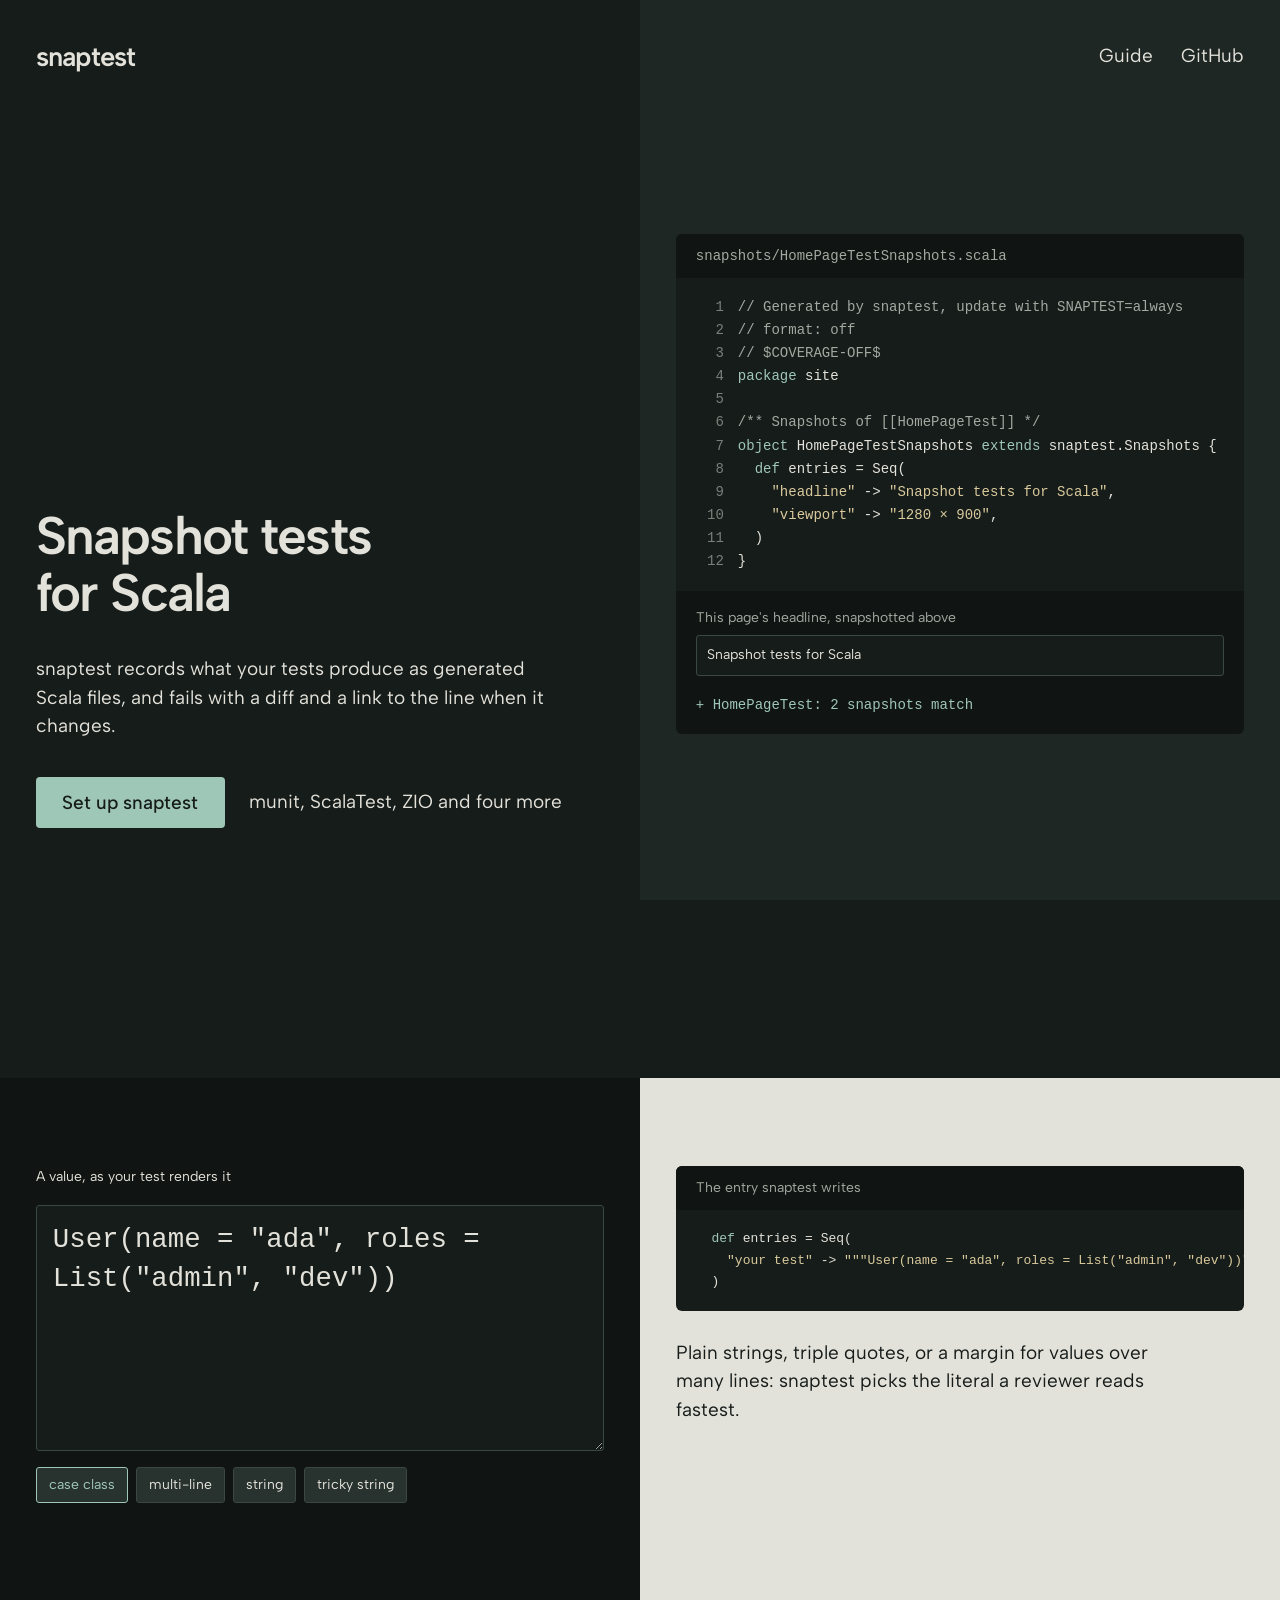
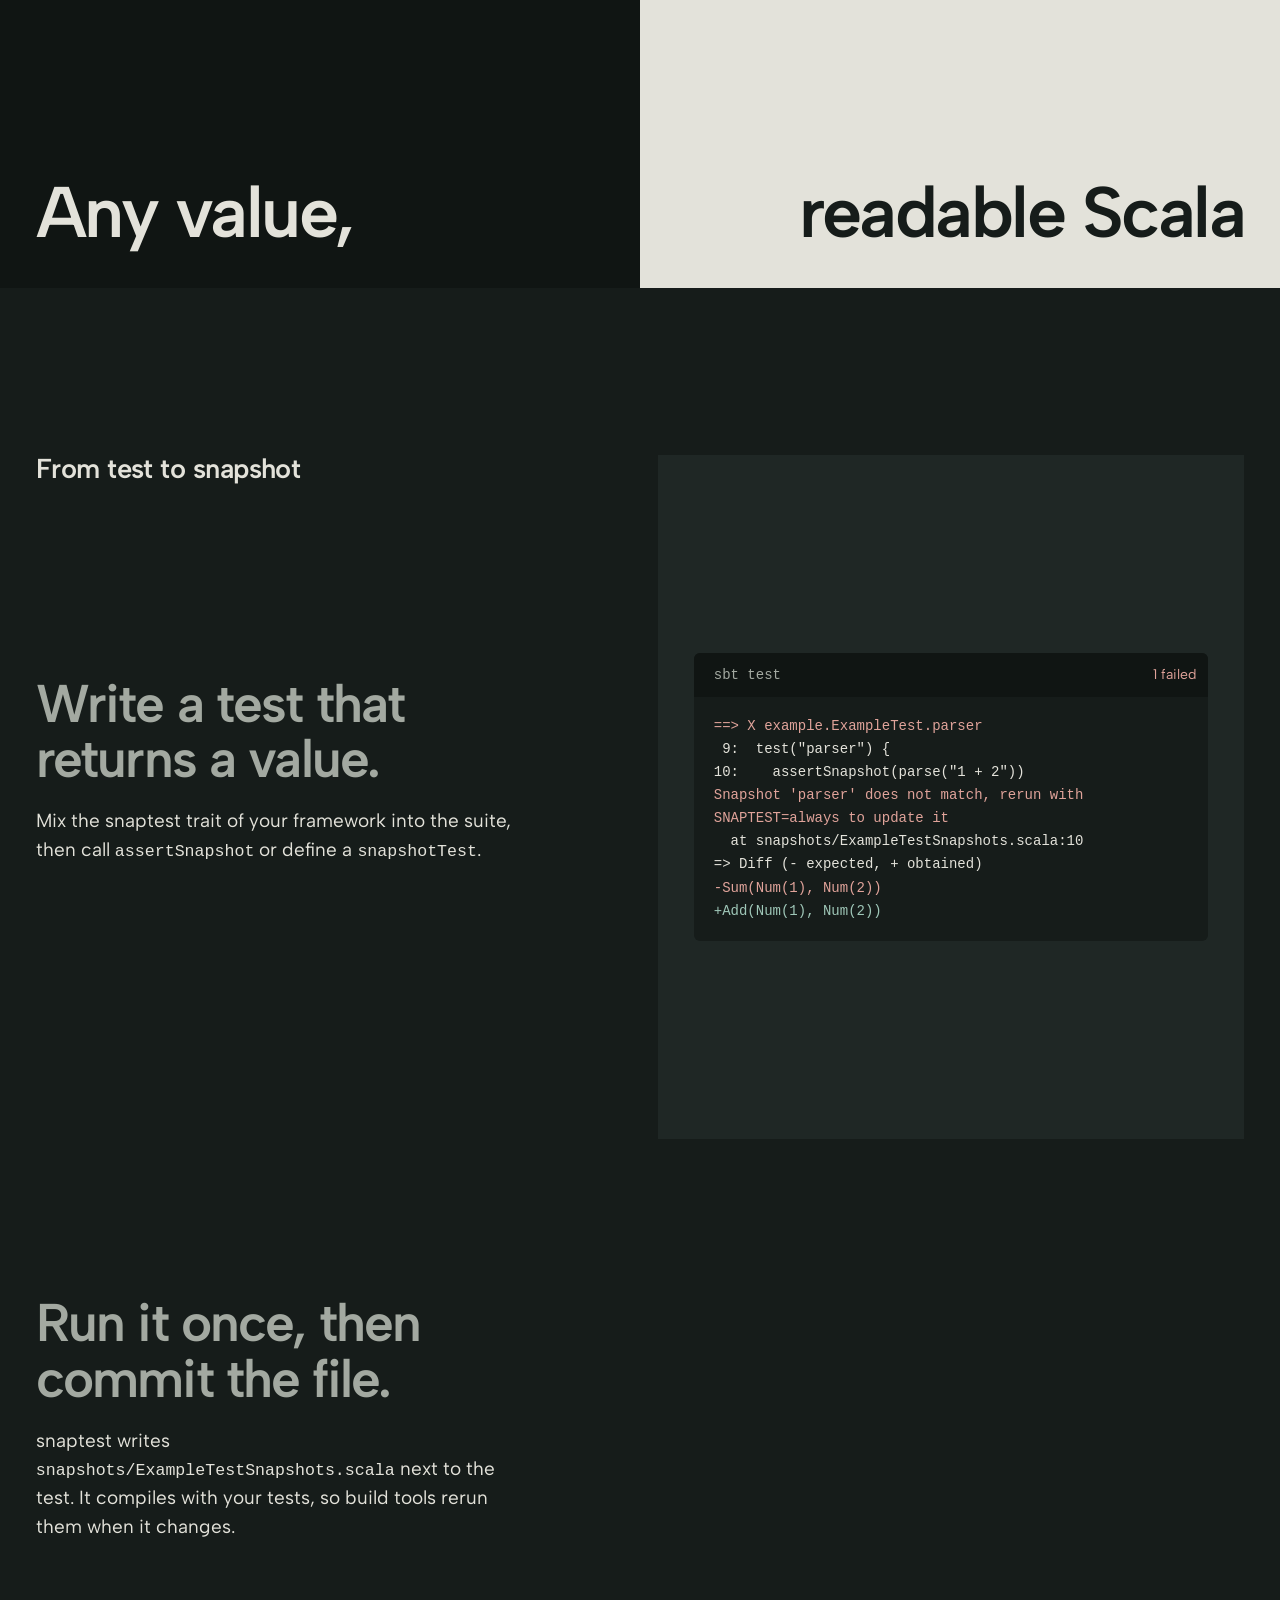
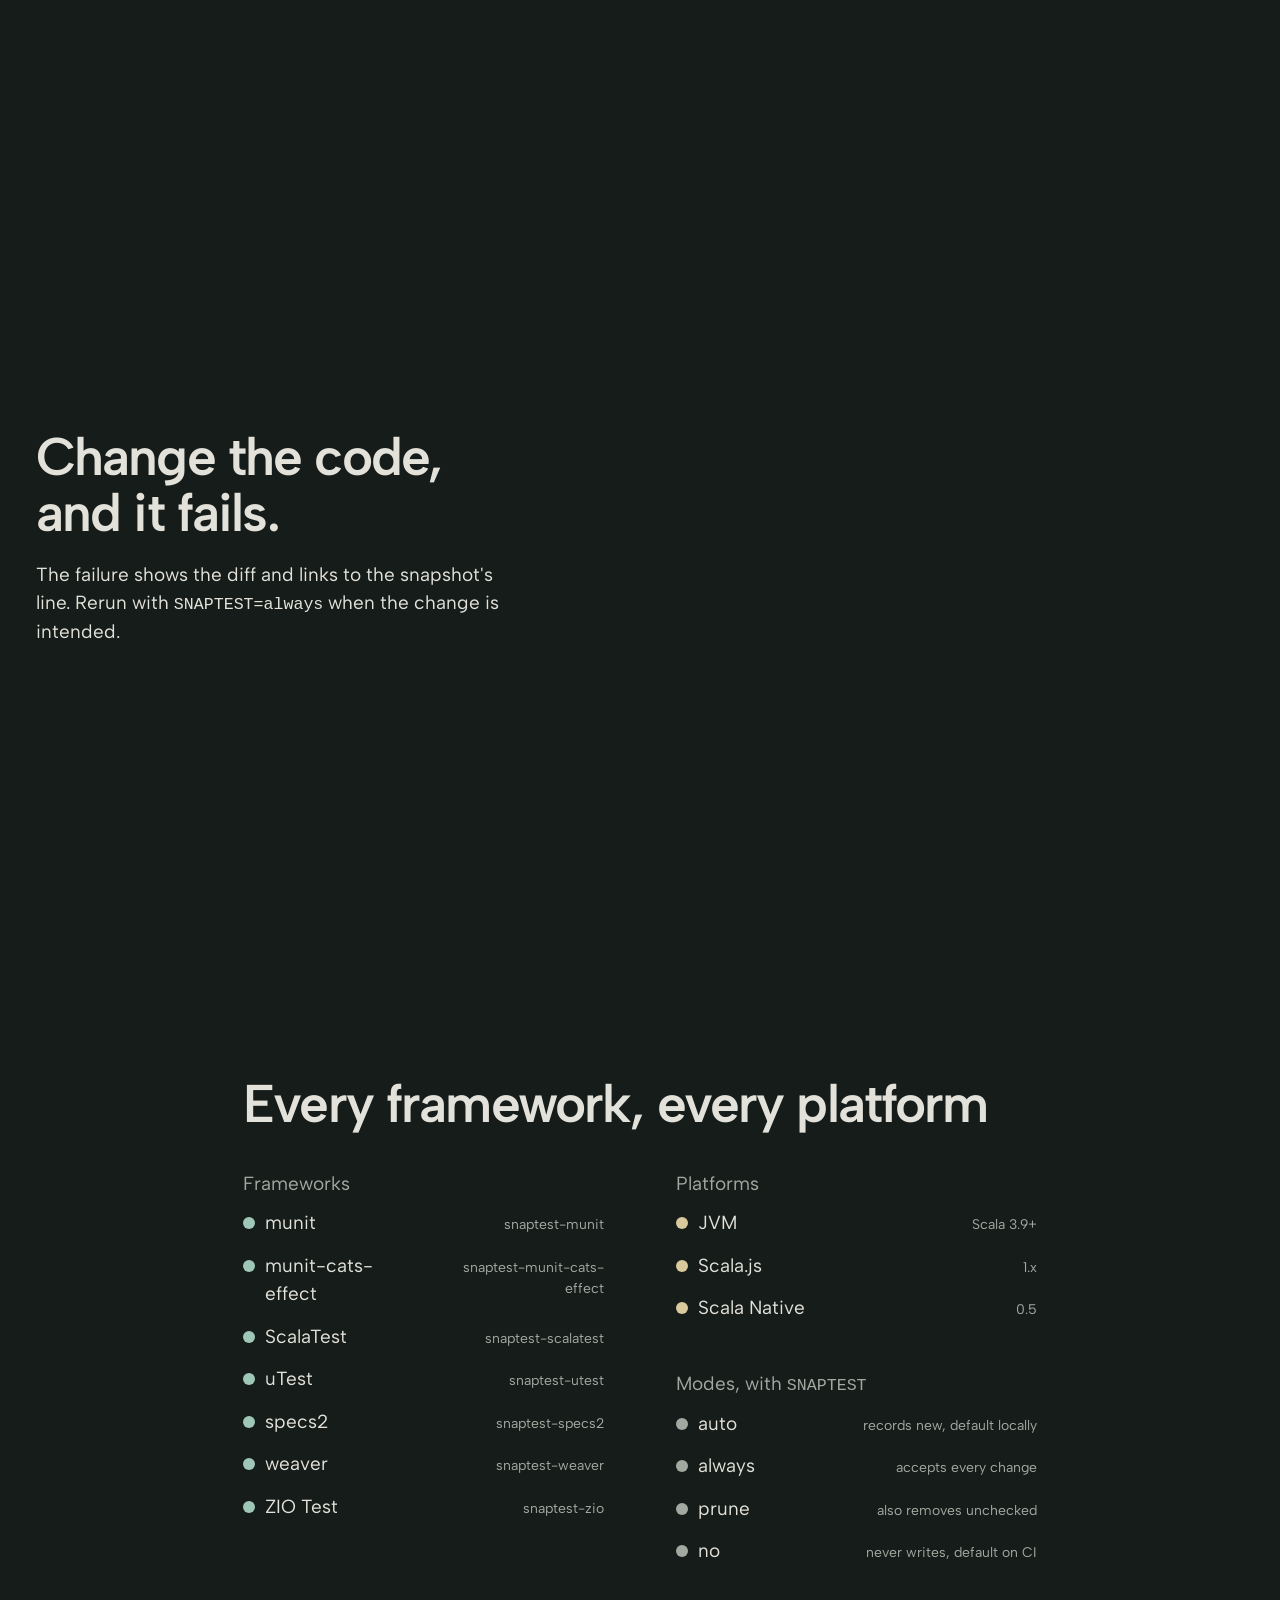
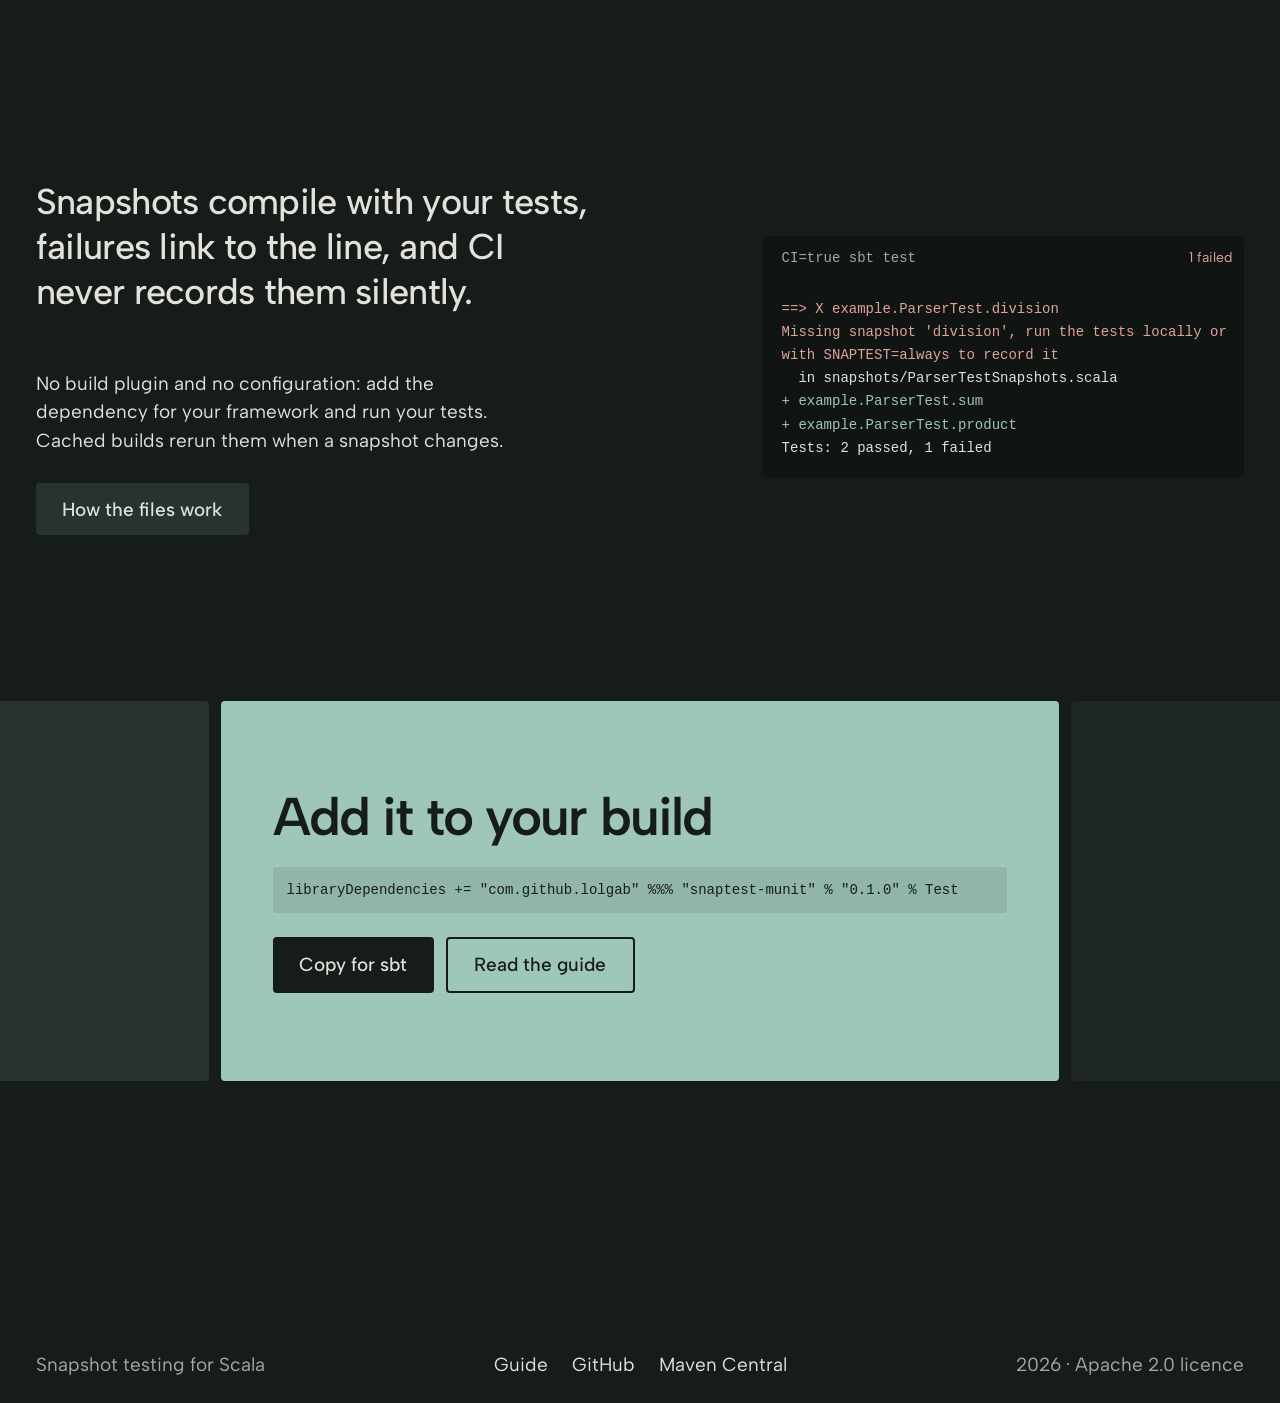
<file: site/index.html>
<!doctype html>
<html lang="en">
  <head>
    <meta charset="utf-8" />
    <meta name="viewport" content="width=device-width, initial-scale=1" />
    <title>snaptest: snapshot tests for Scala</title>
    <meta
      name="description"
      content="snaptest records what your tests produce as generated Scala files, for munit, ScalaTest, uTest, specs2, munit-cats-effect, weaver and ZIO Test, on the JVM, Scala.js and Scala Native."
    />
    <link rel="preconnect" href="https://fonts.googleapis.com" />
    <link rel="preconnect" href="https://fonts.gstatic.com" crossorigin />
    <link
      href="https://fonts.googleapis.com/css2?family=Albert+Sans:wght@400;500;600&display=swap"
      rel="stylesheet"
    />
    <link rel="stylesheet" href="style.css" />
    <script>
      document.documentElement.classList.add("js");
    </script>
  </head>
  <body>
    <header class="topbar">
      <a class="wordmark" href="./">snaptest</a>
      <nav aria-label="Main">
        <a class="link" href="guide.html">Guide</a>
        <a class="link" href="https://github.com/lolgab/snaptest">GitHub</a>
      </nav>
    </header>

    <main>
      <section class="hero">
        <div class="hero__copy">
          <h1>
            <span class="line"><span data-line style="--i: 0">Snapshot tests</span></span>
            <span class="line"><span data-line style="--i: 1">for Scala</span></span>
          </h1>
          <p class="hero__sentence">
            snaptest records what your tests produce as generated Scala files,
            and fails with a diff and a link to the line when it changes.
          </p>
          <div class="hero__actions">
            <a class="button" href="guide.html">Set up snaptest</a>
            <a class="link" href="#frameworks">munit, ScalaTest, ZIO and four more</a>
          </div>
        </div>

        <div class="hero__stage">
          <div class="page-snapshot" data-ui data-page-snapshot>
            <div class="panel-bar">
              <code>snapshots/HomePageTestSnapshots.scala</code>
              <button type="button" class="ui-button ui-button--accept" data-accept hidden>Rerun with SNAPTEST=always</button>
            </div>
            <pre class="code" aria-label="The snapshot file of this page"></pre>
            <div class="page-snapshot__field">
              <label for="headline">This page's headline, snapshotted above</label>
              <input id="headline" class="field" value="Snapshot tests for Scala" autocomplete="off" spellcheck="false" />
            </div>
            <pre class="page-snapshot__result" role="status" aria-live="polite"></pre>
          </div>
        </div>
      </section>

      <section class="showcase" data-showcase aria-labelledby="showcase-heading">
        <div class="showcase__in" data-ui>
          <label for="value">A value, as your test renders it</label>
          <textarea id="value" class="field code-input" spellcheck="false">User(name = "ada", roles = List("admin", "dev"))</textarea>
          <div class="presets" role="group" aria-label="Examples">
            <button type="button" class="ui-button" data-preset="case class" aria-pressed="true">case class</button>
            <button type="button" class="ui-button" data-preset="multi-line" aria-pressed="false">multi-line</button>
            <button type="button" class="ui-button" data-preset="string" aria-pressed="false">string</button>
            <button type="button" class="ui-button" data-preset="tricky string" aria-pressed="false">tricky string</button>
          </div>
        </div>
        <div class="showcase__out">
          <div data-ui>
            <div class="panel-bar"><span>The entry snaptest writes</span></div>
            <pre class="code" data-showcase-out aria-live="polite"></pre>
          </div>
          <p class="note">
            Plain strings, triple quotes, or a margin for values over many
            lines: snaptest picks the literal a reviewer reads fastest.
          </p>
        </div>
        <h2 class="split-heading" id="showcase-heading">
          <span>Any value,</span> <span>readable Scala</span>
        </h2>
      </section>

      <section class="steps" aria-labelledby="steps-heading">
        <div class="steps__text">
          <h2 id="steps-heading">From test to snapshot</h2>
          <div class="step is-active" data-state="test">
            <h3 data-reveal>Write a test that returns a value.</h3>
            <p data-reveal style="--i: 1">
              Mix the snaptest trait of your framework into the suite, then
              call <code>assertSnapshot</code> or define a
              <code>snapshotTest</code>.
            </p>
          </div>
          <div class="step" data-state="record">
            <h3>Run it once, then commit the file.</h3>
            <p>
              snaptest writes <code>snapshots/ExampleTestSnapshots.scala</code>
              next to the test. It compiles with your tests, so build tools
              rerun them when it changes.
            </p>
          </div>
          <div class="step" data-state="fail">
            <h3>Change the code, and it fails.</h3>
            <p>
              The failure shows the diff and links to the snapshot's line.
              Rerun with <code>SNAPTEST=always</code> when the change is
              intended.
            </p>
          </div>
        </div>
        <div class="stage" data-state="test" aria-live="polite">
          <div data-ui>
            <div class="stage__state stage__state--test">
              <div class="panel-bar"><code>ExampleTest.scala</code><span>munit</span></div>
              <pre class="code" data-scala data-numbers>import snaptest.*

class ExampleTest extends munit.FunSuite, MunitSnapshots:
  snapshotTest("one plus one") {
    1 + 1
  }

  test("parser") {
    assertSnapshot(parse("1 + 2"))
  }</pre>
            </div>
            <div class="stage__state stage__state--record">
              <div class="panel-bar"><code>snapshots/ExampleTestSnapshots.scala</code><span class="ok">2 recorded</span></div>
              <pre class="code" data-scala data-numbers>// Generated by snaptest, update with SNAPTEST=always
// format: off
// $COVERAGE-OFF$
package example

/** Snapshots of [[ExampleTest]] */
object ExampleTestSnapshots extends snaptest.Snapshots {
  def entries = Seq(
    "one plus one" -> "2",
    "parser" -> "Sum(Num(1), Num(2))",
  )
}</pre>
            </div>
            <div class="stage__state stage__state--fail">
              <div class="panel-bar"><code>sbt test</code><span class="fail">1 failed</span></div>
              <pre class="code"><span class="fail">==&gt; X example.ExampleTest.parser</span>
 9:  test("parser") {
10:    assertSnapshot(parse("1 + 2"))
<span class="fail">Snapshot 'parser' does not match, rerun with
SNAPTEST=always to update it</span>
  at snapshots/ExampleTestSnapshots.scala:10
=&gt; Diff (- expected, + obtained)
<span class="del">-Sum(Num(1), Num(2))</span>
<span class="add">+Add(Num(1), Num(2))</span></pre>
            </div>
          </div>
        </div>
      </section>

      <section class="catalog" id="frameworks" aria-labelledby="catalog-heading">
        <div class="catalog__list">
          <h2 id="catalog-heading">Every framework, every platform</h2>
          <div class="catalog__groups">
          <div>
          <p class="group" data-reveal>Frameworks</p>
          <ul>
            <li data-reveal style="--i: 1"><span><a href="guide.html#munit">munit</a></span><span>snaptest-munit</span></li>
            <li data-reveal style="--i: 2"><span><a href="guide.html#munit-cats-effect">munit-cats-effect</a></span><span>snaptest-munit-cats-effect</span></li>
            <li data-reveal style="--i: 3"><span><a href="guide.html#scalatest">ScalaTest</a></span><span>snaptest-scalatest</span></li>
            <li data-reveal style="--i: 4"><span><a href="guide.html#utest">uTest</a></span><span>snaptest-utest</span></li>
            <li data-reveal style="--i: 5"><span><a href="guide.html#specs2">specs2</a></span><span>snaptest-specs2</span></li>
            <li data-reveal style="--i: 6"><span><a href="guide.html#weaver">weaver</a></span><span>snaptest-weaver</span></li>
            <li data-reveal style="--i: 7"><span><a href="guide.html#zio">ZIO Test</a></span><span>snaptest-zio</span></li>
          </ul>
          </div>
          <div>
          <p class="group" data-reveal>Platforms</p>
          <ul style="--dot: var(--string)">
            <li data-reveal style="--i: 1"><span>JVM</span><span>Scala 3.9+</span></li>
            <li data-reveal style="--i: 2"><span><a href="guide.html#scala-js">Scala.js</a></span><span>1.x</span></li>
            <li data-reveal style="--i: 3"><span>Scala Native</span><span>0.5</span></li>
          </ul>
          <p class="group" data-reveal>Modes, with <code>SNAPTEST</code></p>
          <ul style="--dot: var(--muted)">
            <li data-reveal style="--i: 1"><span><a href="guide.html#modes">auto</a></span><span>records new, default locally</span></li>
            <li data-reveal style="--i: 2"><span><a href="guide.html#modes">always</a></span><span>accepts every change</span></li>
            <li data-reveal style="--i: 3"><span><a href="guide.html#modes">prune</a></span><span>also removes unchecked</span></li>
            <li data-reveal style="--i: 4"><span><a href="guide.html#modes">no</a></span><span>never writes, default on CI</span></li>
          </ul>
          </div>
          </div>
        </div>
      </section>

      <section class="why" aria-labelledby="why-heading">
        <div class="why__text">
          <h2 id="why-heading" class="visually-hidden">Why snaptest</h2>
          <p class="why__statement" data-reveal>
            Snapshots compile with your tests, failures link to the line, and
            CI never records them silently.
          </p>
          <div class="why__follow" data-reveal style="--i: 1">
            <p>
              No build plugin and no configuration: add the dependency for
              your framework and run your tests. Cached builds rerun them when
              a snapshot changes.
            </p>
            <a class="button button--quiet" href="guide.html#generated-sources">How the files work</a>
          </div>
        </div>
        <div class="why__ci" data-ui data-reveal style="--i: 2">
          <div class="panel-bar"><code>CI=true sbt test</code><span class="fail">1 failed</span></div>
          <pre class="code"><span class="fail">==&gt; X example.ParserTest.division</span>
<span class="fail">Missing snapshot 'division', run the tests locally or
with SNAPTEST=always to record it</span>
  in snapshots/ParserTestSnapshots.scala
<span class="ok">+ example.ParserTest.sum</span>
<span class="ok">+ example.ParserTest.product</span>
Tests: 2 passed, 1 failed</pre>
        </div>
      </section>

      <section class="close" aria-labelledby="close-heading">
        <div class="close__field close__field--left" aria-hidden="true"></div>
        <div class="close__tile" data-reveal>
          <h2 id="close-heading">Add it to your build</h2>
          <div data-ui>
            <pre id="dependency">libraryDependencies += "com.github.lolgab" %%% "snaptest-munit" % "0.1.0" % Test</pre>
          </div>
          <div class="close__actions">
            <button type="button" class="button" data-copy="#dependency">Copy for sbt</button>
            <a class="button button--quiet" href="guide.html">Read the guide</a>
          </div>
        </div>
        <div class="close__field" aria-hidden="true"></div>
      </section>
    </main>

    <footer>
      <div class="footer">
        <p>Snapshot testing for Scala</p>
        <nav aria-label="Footer">
          <a class="link" href="guide.html">Guide</a>
          <a class="link" href="https://github.com/lolgab/snaptest">GitHub</a>
          <a class="link" href="https://central.sonatype.com/namespace/com.github.lolgab">Maven Central</a>
        </nav>
        <p>2026 · <a class="link" href="https://github.com/lolgab/snaptest/blob/main/LICENSE">Apache 2.0 licence</a></p>
      </div>
    </footer>

    <script src="main.js"></script>
  </body>
</html>
</file>
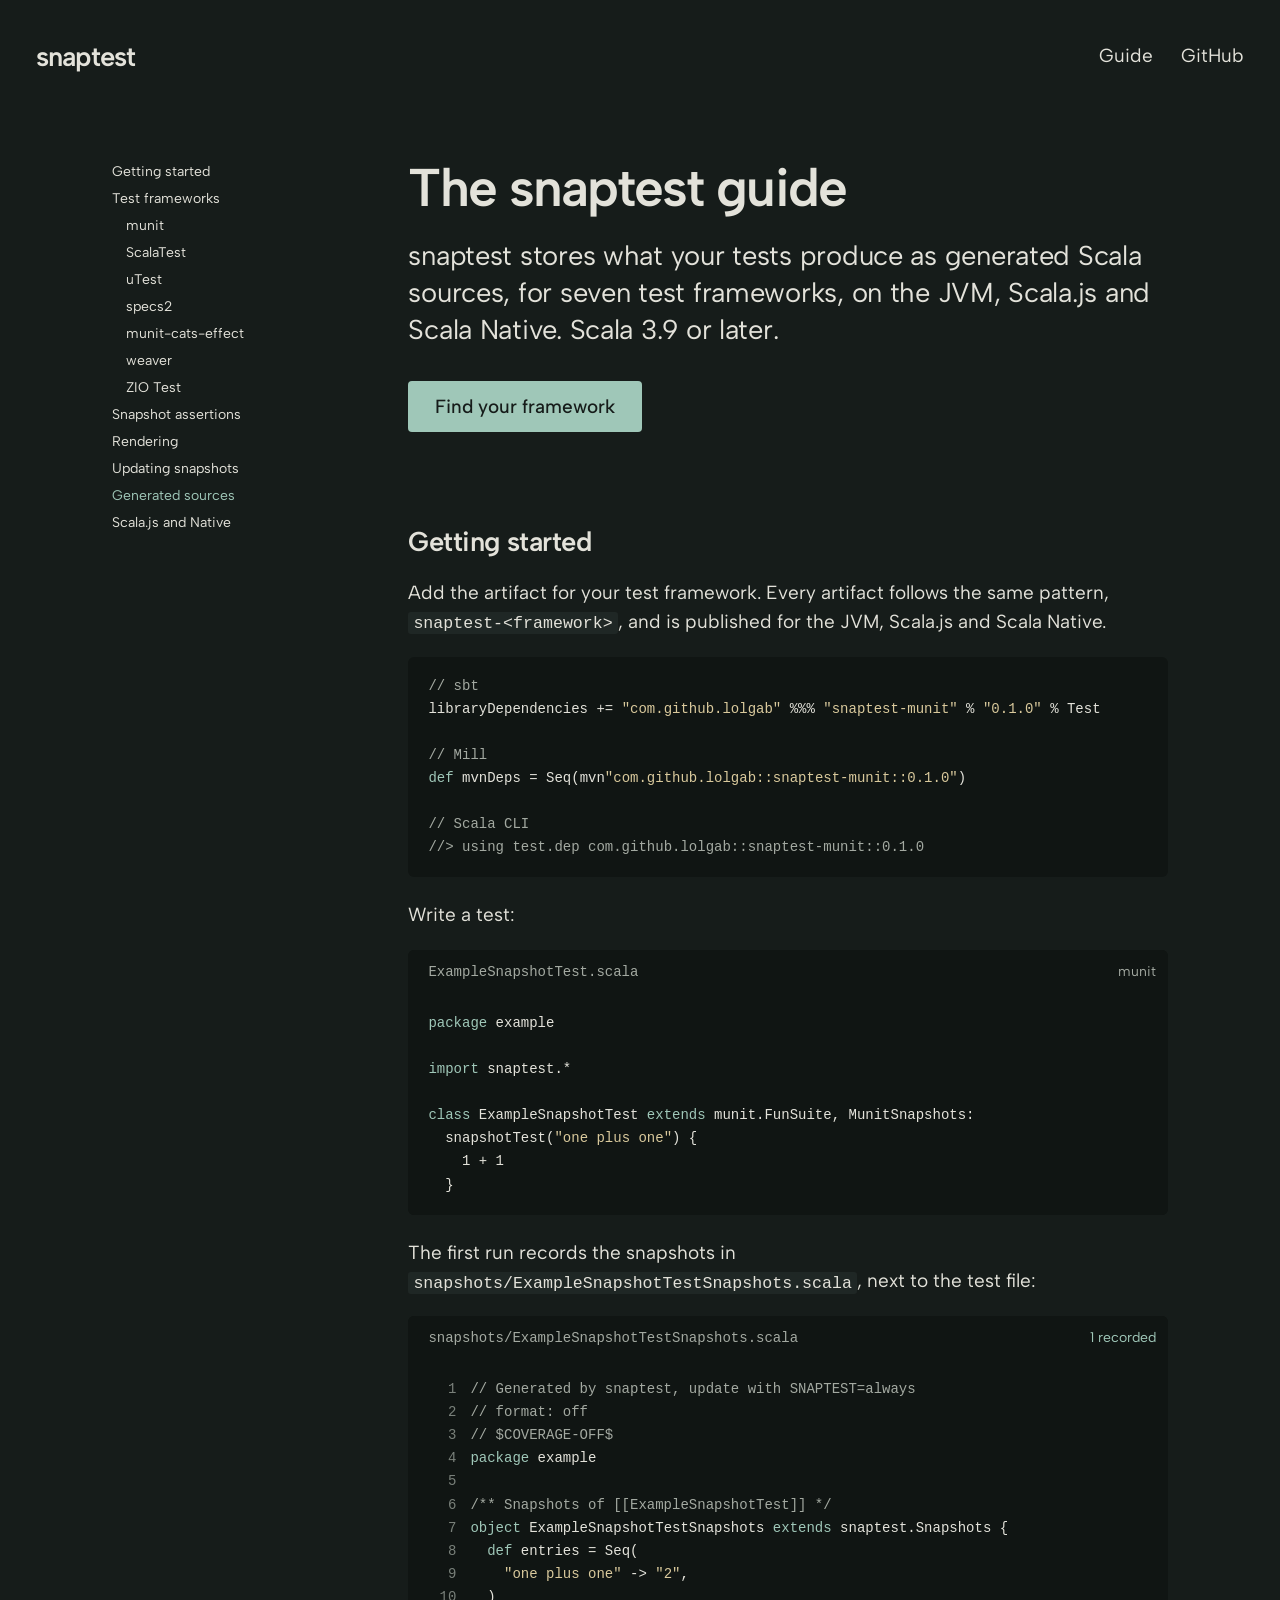
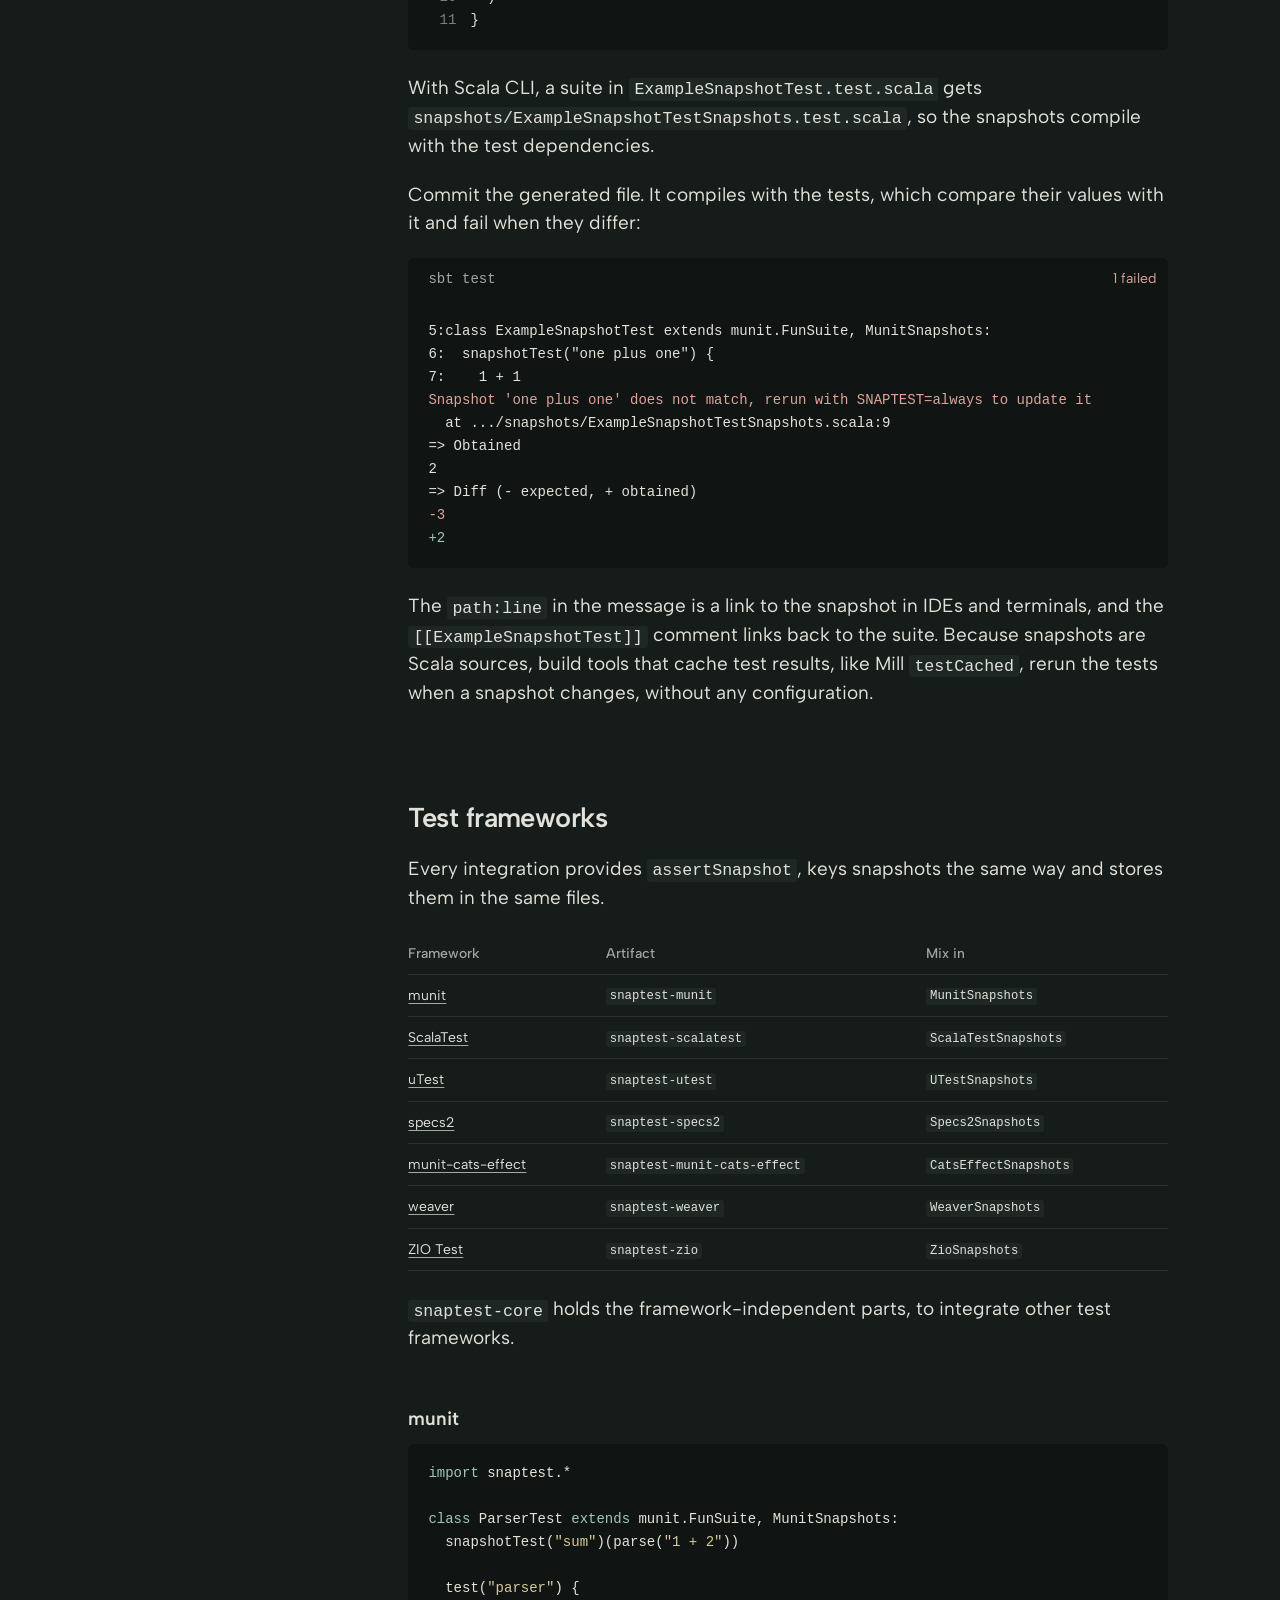
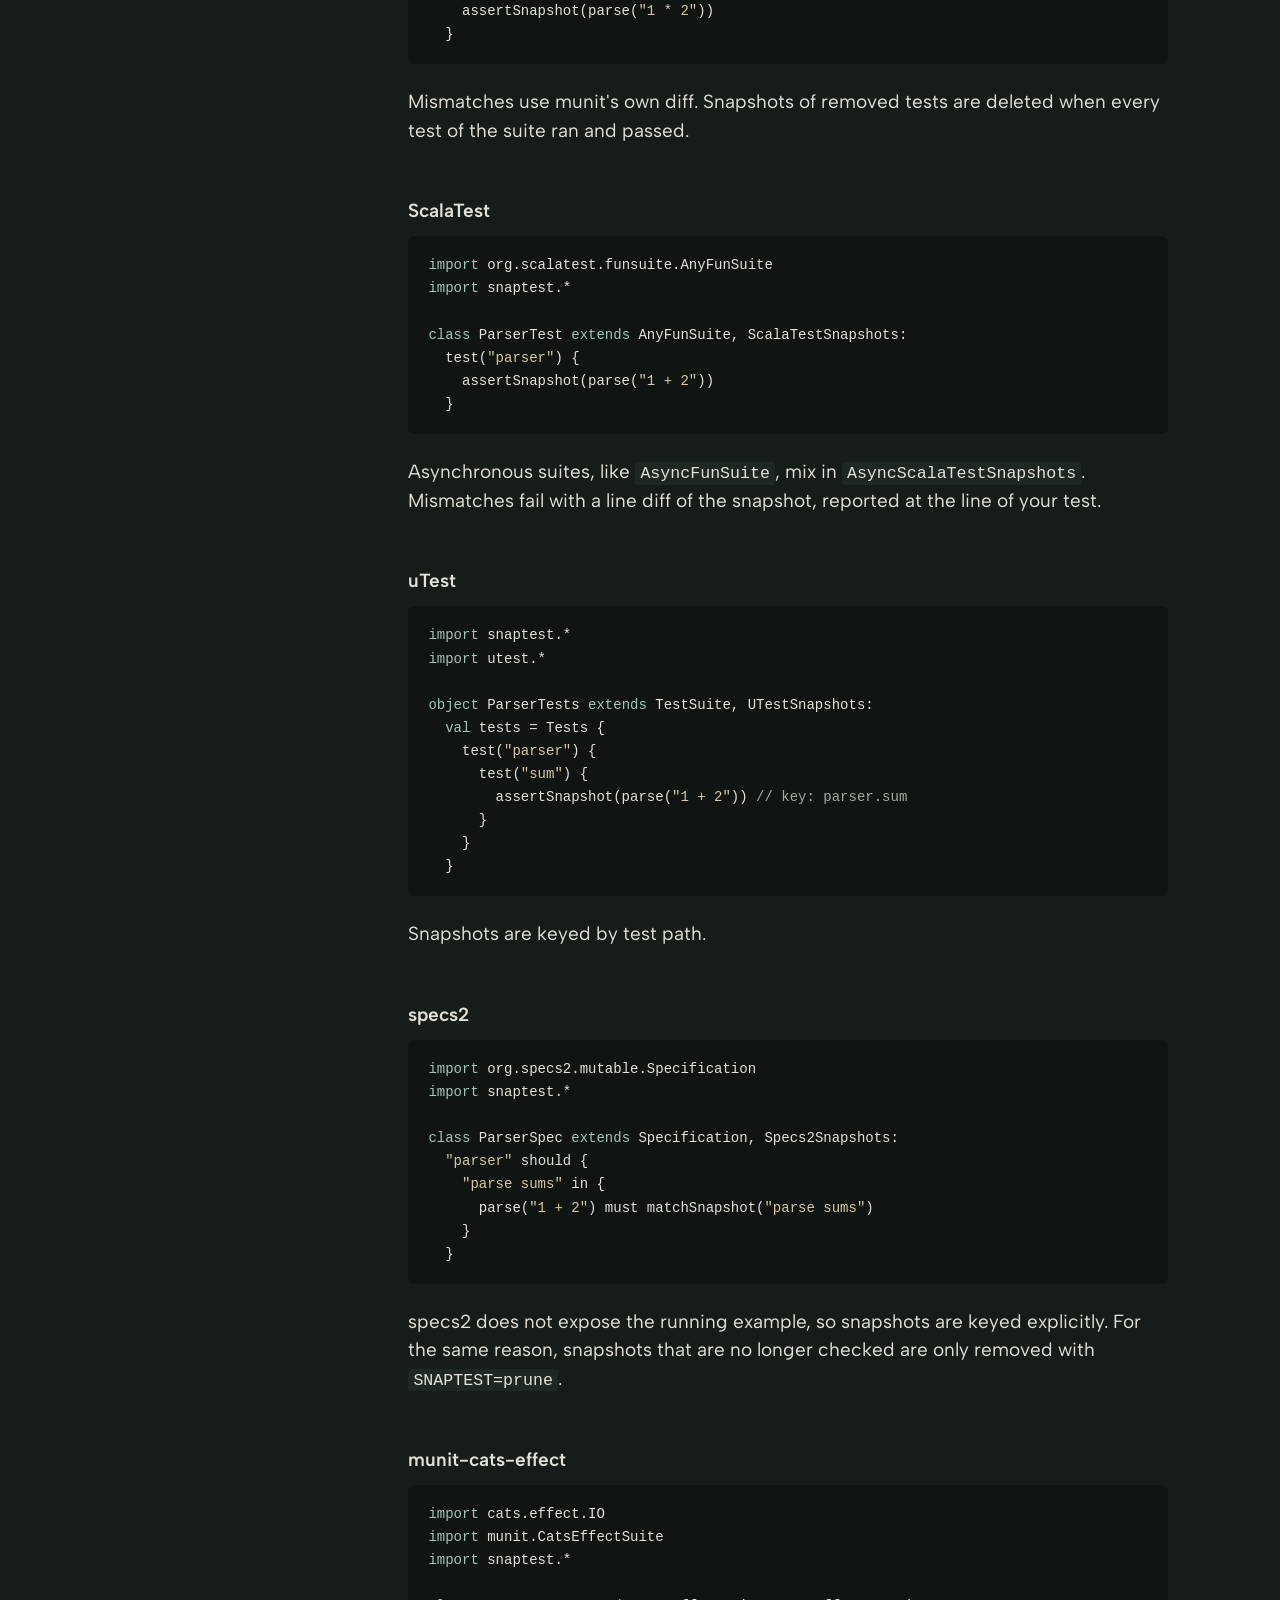
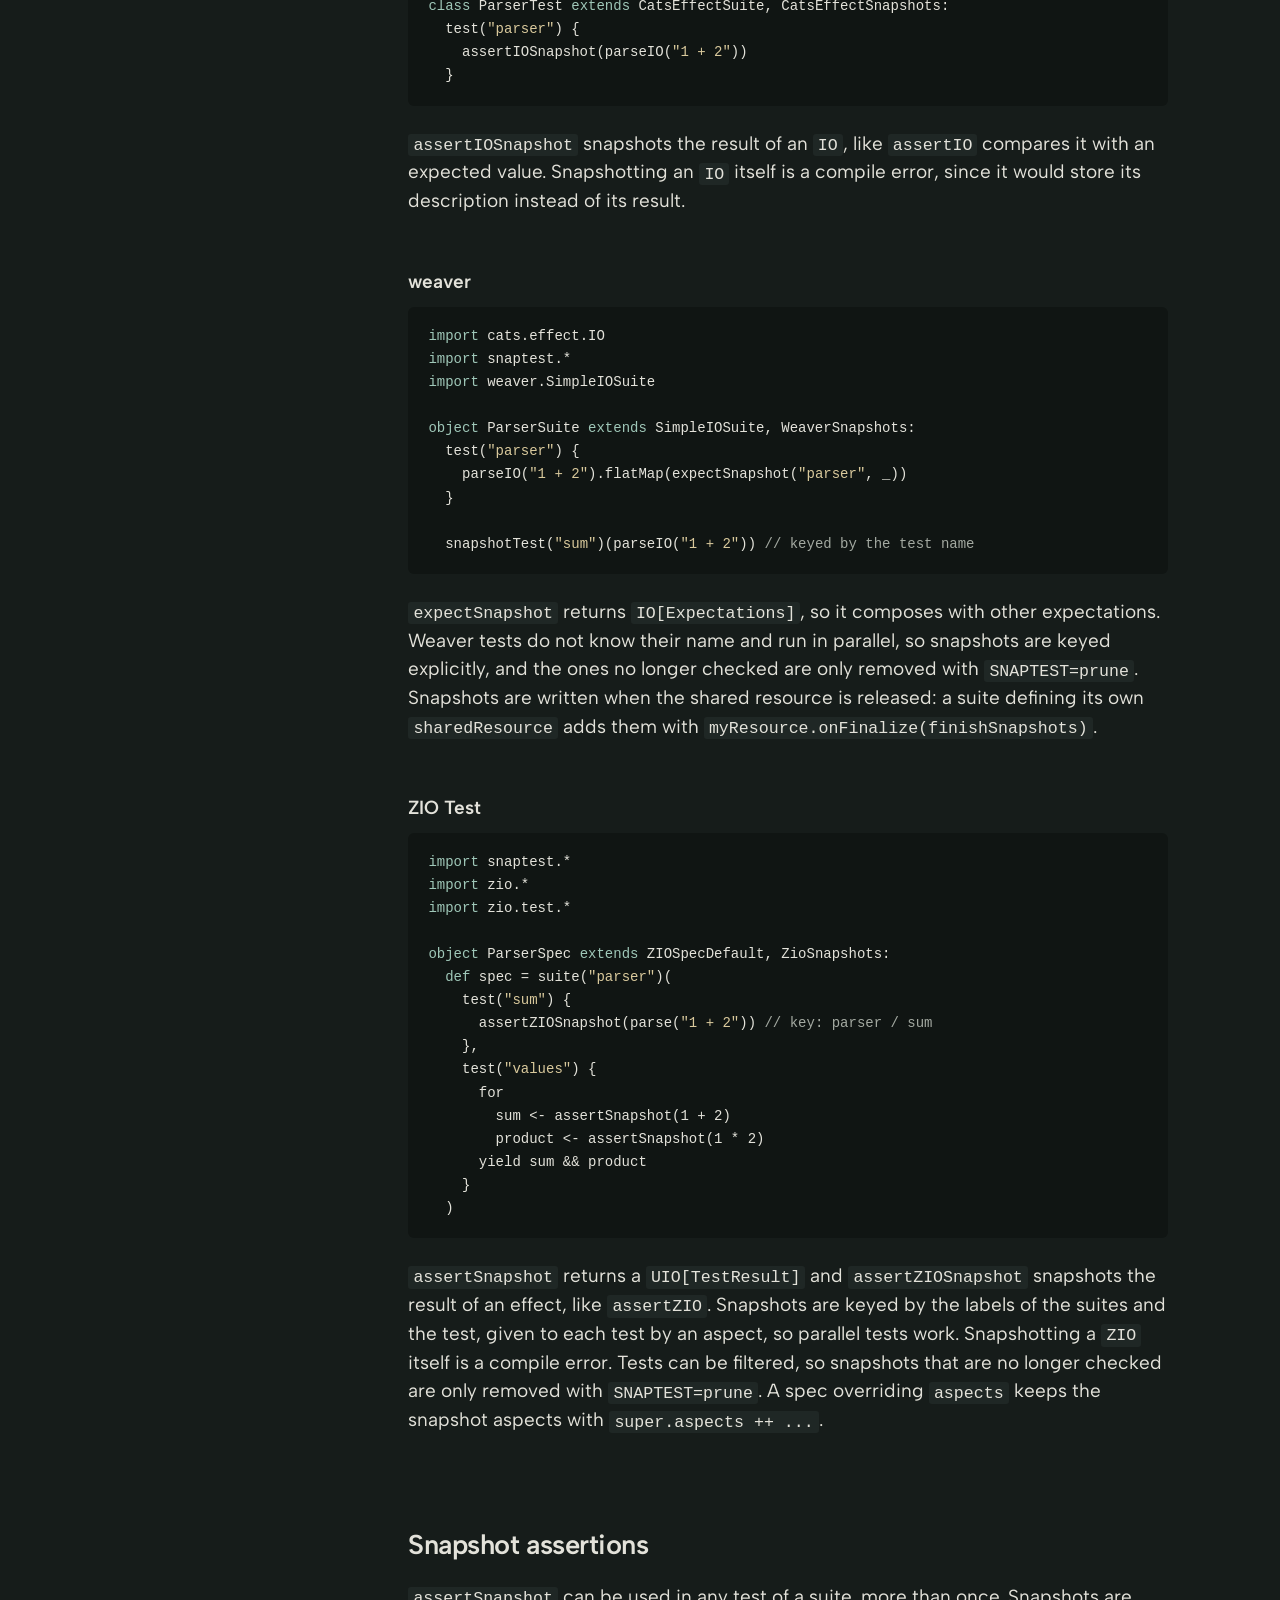
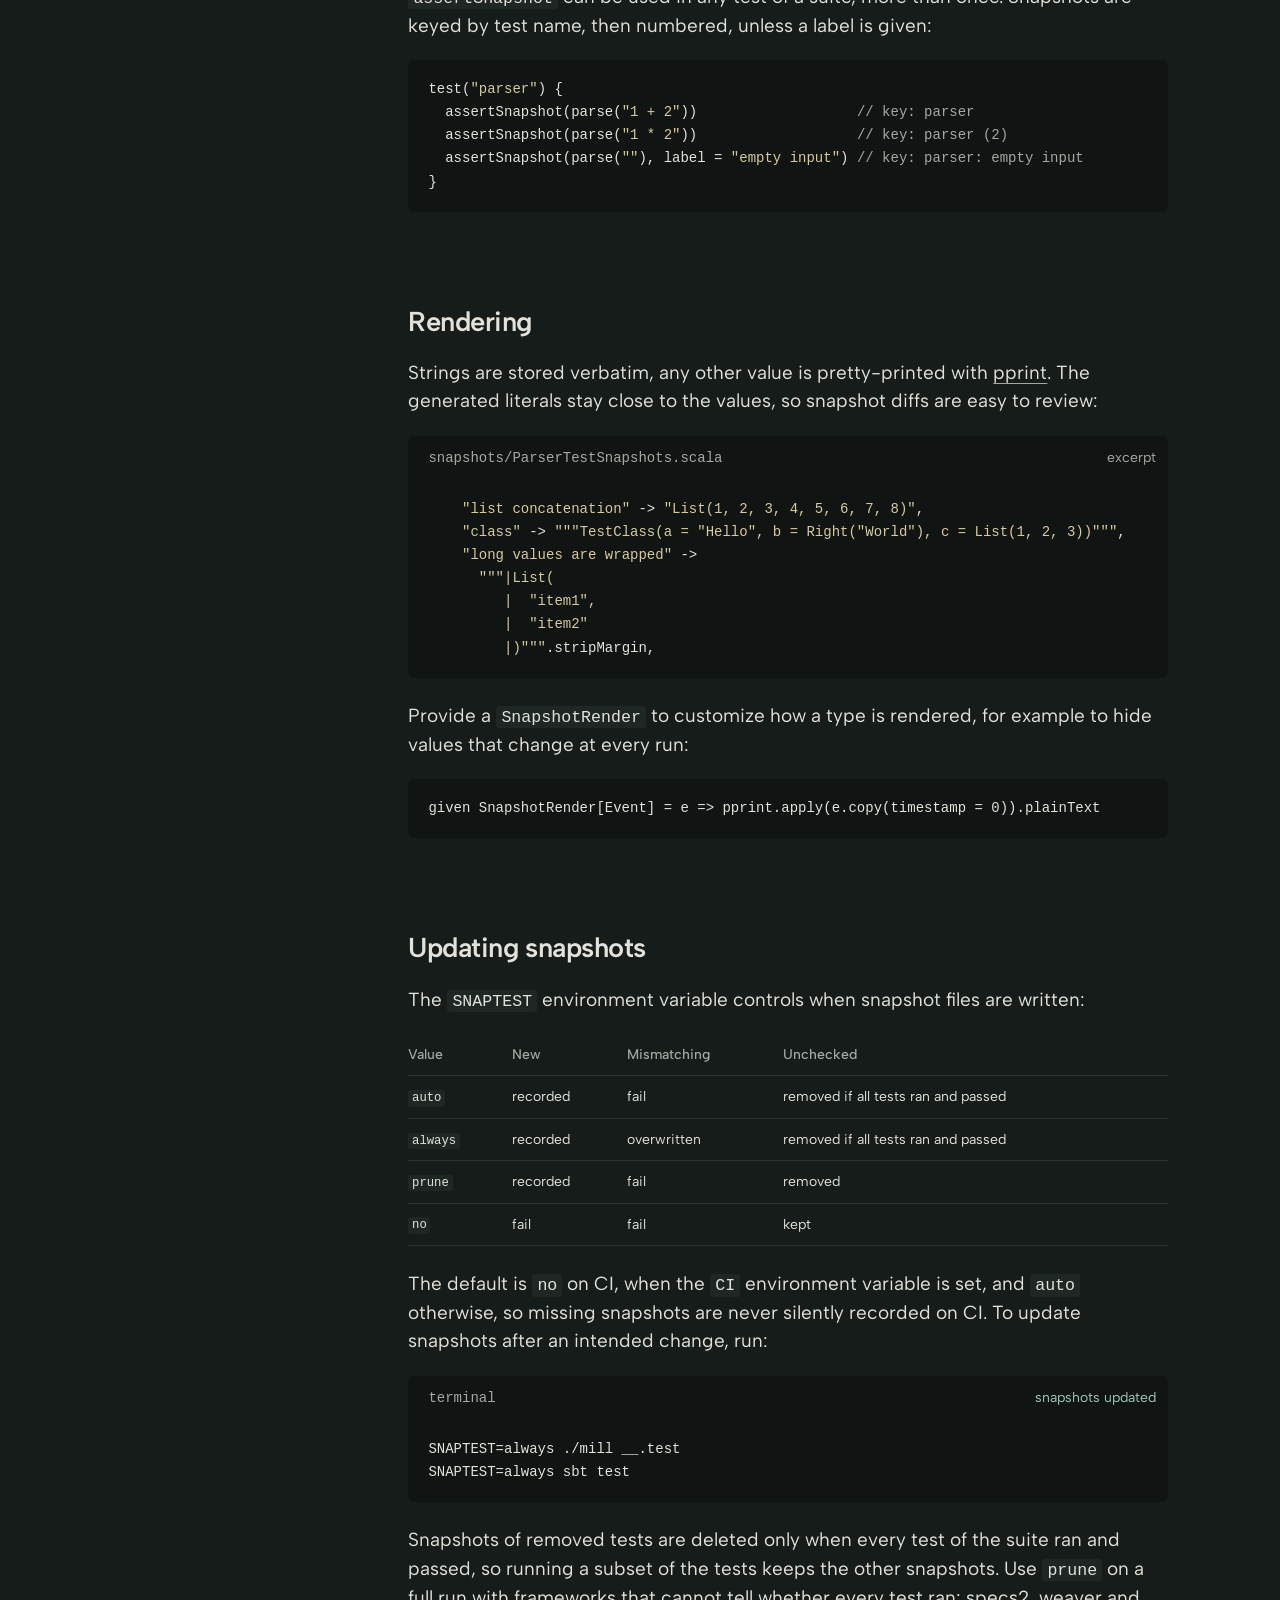
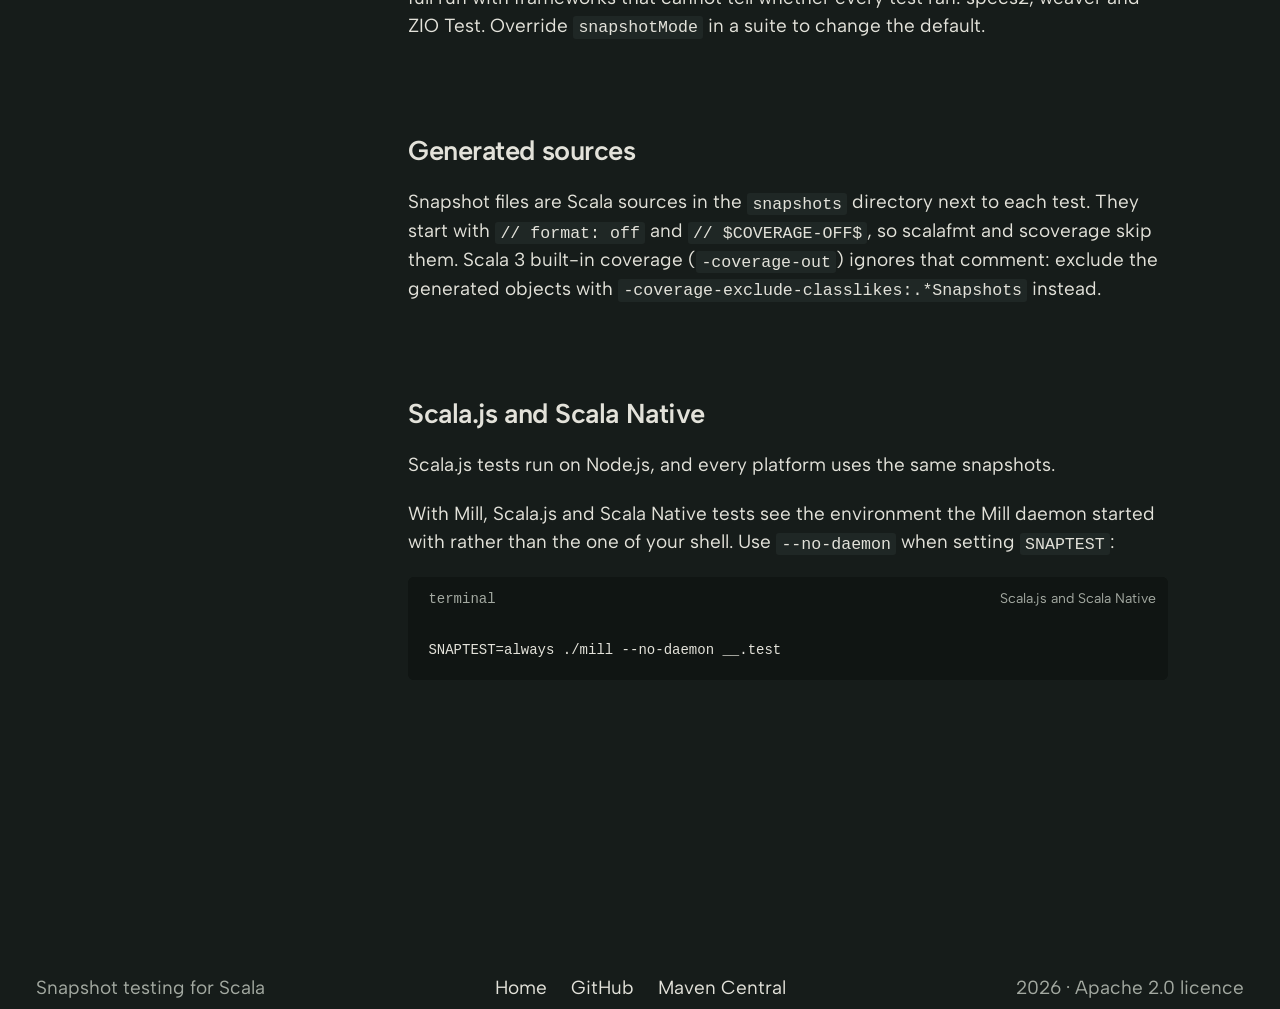
<file: site/guide.html>
<!doctype html>
<html lang="en">
  <head>
    <meta charset="utf-8" />
    <meta name="viewport" content="width=device-width, initial-scale=1" />
    <title>Guide · snaptest</title>
    <meta
      name="description"
      content="How to set up snaptest with munit, ScalaTest, uTest, specs2, munit-cats-effect, weaver or ZIO Test, update snapshots, and use them on Scala.js."
    />
    <link rel="preconnect" href="https://fonts.googleapis.com" />
    <link rel="preconnect" href="https://fonts.gstatic.com" crossorigin />
    <link
      href="https://fonts.googleapis.com/css2?family=Albert+Sans:wght@400;500;600&display=swap"
      rel="stylesheet"
    />
    <link rel="stylesheet" href="style.css" />
    <script>
      document.documentElement.classList.add("js");
    </script>
  </head>
  <body class="guide-page">
    <header class="topbar topbar--static">
      <a class="wordmark" href="./">snaptest</a>
      <nav aria-label="Main">
        <a class="link" href="guide.html" aria-current="page">Guide</a>
        <a class="link" href="https://github.com/lolgab/snaptest">GitHub</a>
      </nav>
    </header>

    <div class="guide">
      <nav class="toc" aria-label="Contents">
        <a href="#getting-started">Getting started</a>
        <a href="#frameworks">Test frameworks</a>
        <a class="toc__sub" href="#munit">munit</a>
        <a class="toc__sub" href="#scalatest">ScalaTest</a>
        <a class="toc__sub" href="#utest">uTest</a>
        <a class="toc__sub" href="#specs2">specs2</a>
        <a class="toc__sub" href="#munit-cats-effect">munit-cats-effect</a>
        <a class="toc__sub" href="#weaver">weaver</a>
        <a class="toc__sub" href="#zio">ZIO Test</a>
        <a href="#assertions">Snapshot assertions</a>
        <a href="#rendering">Rendering</a>
        <a href="#modes">Updating snapshots</a>
        <a href="#generated-sources">Generated sources</a>
        <a href="#scala-js">Scala.js and Native</a>
      </nav>

      <main class="doc">
        <div class="doc__head">
          <h1>The snaptest guide</h1>
          <p class="doc__lead">
            snaptest stores what your tests produce as generated Scala sources,
            for seven test frameworks, on the JVM, Scala.js and Scala Native.
            Scala 3.9 or later.
          </p>
          <a class="button" href="#frameworks">Find your framework</a>
        </div>

        <section id="getting-started">
          <h2>Getting started</h2>
          <p>
            Add the artifact for your test framework. Every artifact follows
            the same pattern, <code>snaptest-&lt;framework&gt;</code>, and is
            published for the JVM, Scala.js and Scala Native.
          </p>
          <pre class="code" data-scala>// sbt
libraryDependencies += "com.github.lolgab" %%% "snaptest-munit" % "0.1.0" % Test

// Mill
def mvnDeps = Seq(mvn"com.github.lolgab::snaptest-munit::0.1.0")

// Scala CLI
//> using test.dep com.github.lolgab::snaptest-munit::0.1.0</pre>
          <p>Write a test:</p>
          <div class="fragment" data-ui>
          <div class="panel-bar"><code>ExampleSnapshotTest.scala</code><span>munit</span></div>
          <pre class="code" data-scala>package example

import snaptest.*

class ExampleSnapshotTest extends munit.FunSuite, MunitSnapshots:
  snapshotTest("one plus one") {
    1 + 1
  }</pre>
          </div>
          <p>
            The first run records the snapshots in
            <code>snapshots/ExampleSnapshotTestSnapshots.scala</code>, next to
            the test file:
          </p>
          <div class="fragment" data-ui>
          <div class="panel-bar"><code>snapshots/ExampleSnapshotTestSnapshots.scala</code><span class="ok">1 recorded</span></div>
          <pre class="code" data-scala data-numbers>// Generated by snaptest, update with SNAPTEST=always
// format: off
// $COVERAGE-OFF$
package example

/** Snapshots of [[ExampleSnapshotTest]] */
object ExampleSnapshotTestSnapshots extends snaptest.Snapshots {
  def entries = Seq(
    "one plus one" -> "2",
  )
}</pre>
          </div>
          <p>
            With Scala CLI, a suite in <code>ExampleSnapshotTest.test.scala</code> gets
            <code>snapshots/ExampleSnapshotTestSnapshots.test.scala</code>, so
            the snapshots compile with the test dependencies.
          </p>
          <p>
            Commit the generated file. It compiles with the tests, which
            compare their values with it and fail when they differ:
          </p>
          <div class="fragment" data-ui>
          <div class="panel-bar"><code>sbt test</code><span class="fail">1 failed</span></div>
          <pre class="code">5:class ExampleSnapshotTest extends munit.FunSuite, MunitSnapshots:
6:  snapshotTest("one plus one") {
7:    1 + 1
<span class="fail">Snapshot 'one plus one' does not match, rerun with SNAPTEST=always to update it</span>
  at .../snapshots/ExampleSnapshotTestSnapshots.scala:9
=&gt; Obtained
2
=&gt; Diff (- expected, + obtained)
<span class="del">-3</span>
<span class="add">+2</span></pre>
          </div>
          <p>
            The <code>path:line</code> in the message is a link to the snapshot
            in IDEs and terminals, and the <code>[[ExampleSnapshotTest]]</code>
            comment links back to the suite. Because snapshots are Scala
            sources, build tools that cache test results, like Mill
            <code>testCached</code>, rerun the tests when a snapshot changes,
            without any configuration.
          </p>
        </section>

        <section id="frameworks">
          <h2>Test frameworks</h2>
          <p>
            Every integration provides <code>assertSnapshot</code>, keys
            snapshots the same way and stores them in the same files.
          </p>
          <table>
            <thead>
              <tr><th scope="col">Framework</th><th scope="col">Artifact</th><th scope="col">Mix in</th></tr>
            </thead>
            <tbody>
              <tr><td><a href="https://scalameta.org/munit/">munit</a></td><td><code>snaptest-munit</code></td><td><code>MunitSnapshots</code></td></tr>
              <tr><td><a href="https://www.scalatest.org">ScalaTest</a></td><td><code>snaptest-scalatest</code></td><td><code>ScalaTestSnapshots</code></td></tr>
              <tr><td><a href="https://github.com/com-lihaoyi/utest">uTest</a></td><td><code>snaptest-utest</code></td><td><code>UTestSnapshots</code></td></tr>
              <tr><td><a href="https://etorreborre.github.io/specs2/">specs2</a></td><td><code>snaptest-specs2</code></td><td><code>Specs2Snapshots</code></td></tr>
              <tr><td><a href="https://github.com/typelevel/munit-cats-effect">munit-cats-effect</a></td><td><code>snaptest-munit-cats-effect</code></td><td><code>CatsEffectSnapshots</code></td></tr>
              <tr><td><a href="https://typelevel.org/weaver-test/">weaver</a></td><td><code>snaptest-weaver</code></td><td><code>WeaverSnapshots</code></td></tr>
              <tr><td><a href="https://zio.dev/reference/test/">ZIO Test</a></td><td><code>snaptest-zio</code></td><td><code>ZioSnapshots</code></td></tr>
            </tbody>
          </table>
          <p>
            <code>snaptest-core</code> holds the framework-independent parts,
            to integrate other test frameworks.
          </p>

          <h3 id="munit">munit</h3>
          <pre class="code" data-scala>import snaptest.*

class ParserTest extends munit.FunSuite, MunitSnapshots:
  snapshotTest("sum")(parse("1 + 2"))

  test("parser") {
    assertSnapshot(parse("1 * 2"))
  }</pre>
          <p>
            Mismatches use munit's own diff. Snapshots of removed tests are
            deleted when every test of the suite ran and passed.
          </p>

          <h3 id="scalatest">ScalaTest</h3>
          <pre class="code" data-scala>import org.scalatest.funsuite.AnyFunSuite
import snaptest.*

class ParserTest extends AnyFunSuite, ScalaTestSnapshots:
  test("parser") {
    assertSnapshot(parse("1 + 2"))
  }</pre>
          <p>
            Asynchronous suites, like <code>AsyncFunSuite</code>, mix in
            <code>AsyncScalaTestSnapshots</code>. Mismatches fail with a line
            diff of the snapshot, reported at the line of your test.
          </p>

          <h3 id="utest">uTest</h3>
          <pre class="code" data-scala>import snaptest.*
import utest.*

object ParserTests extends TestSuite, UTestSnapshots:
  val tests = Tests {
    test("parser") {
      test("sum") {
        assertSnapshot(parse("1 + 2")) // key: parser.sum
      }
    }
  }</pre>
          <p>Snapshots are keyed by test path.</p>

          <h3 id="specs2">specs2</h3>
          <pre class="code" data-scala>import org.specs2.mutable.Specification
import snaptest.*

class ParserSpec extends Specification, Specs2Snapshots:
  "parser" should {
    "parse sums" in {
      parse("1 + 2") must matchSnapshot("parse sums")
    }
  }</pre>
          <p>
            specs2 does not expose the running example, so snapshots are keyed
            explicitly. For the same reason, snapshots that are no longer
            checked are only removed with <code>SNAPTEST=prune</code>.
          </p>

          <h3 id="munit-cats-effect">munit-cats-effect</h3>
          <pre class="code" data-scala>import cats.effect.IO
import munit.CatsEffectSuite
import snaptest.*

class ParserTest extends CatsEffectSuite, CatsEffectSnapshots:
  test("parser") {
    assertIOSnapshot(parseIO("1 + 2"))
  }</pre>
          <p>
            <code>assertIOSnapshot</code> snapshots the result of an
            <code>IO</code>, like <code>assertIO</code> compares it with an
            expected value. Snapshotting an <code>IO</code> itself is a compile
            error, since it would store its description instead of its result.
          </p>

          <h3 id="weaver">weaver</h3>
          <pre class="code" data-scala>import cats.effect.IO
import snaptest.*
import weaver.SimpleIOSuite

object ParserSuite extends SimpleIOSuite, WeaverSnapshots:
  test("parser") {
    parseIO("1 + 2").flatMap(expectSnapshot("parser", _))
  }

  snapshotTest("sum")(parseIO("1 + 2")) // keyed by the test name</pre>
          <p>
            <code>expectSnapshot</code> returns <code>IO[Expectations]</code>,
            so it composes with other expectations. Weaver tests do not know
            their name and run in parallel, so snapshots are keyed explicitly,
            and the ones no longer checked are only removed with
            <code>SNAPTEST=prune</code>. Snapshots are written when the shared
            resource is released: a suite defining its own
            <code>sharedResource</code> adds them with
            <code>myResource.onFinalize(finishSnapshots)</code>.
          </p>

          <h3 id="zio">ZIO Test</h3>
          <pre class="code" data-scala>import snaptest.*
import zio.*
import zio.test.*

object ParserSpec extends ZIOSpecDefault, ZioSnapshots:
  def spec = suite("parser")(
    test("sum") {
      assertZIOSnapshot(parse("1 + 2")) // key: parser / sum
    },
    test("values") {
      for
        sum &lt;- assertSnapshot(1 + 2)
        product &lt;- assertSnapshot(1 * 2)
      yield sum &amp;&amp; product
    }
  )</pre>
          <p>
            <code>assertSnapshot</code> returns a <code>UIO[TestResult]</code>
            and <code>assertZIOSnapshot</code> snapshots the result of an
            effect, like <code>assertZIO</code>. Snapshots are keyed by the
            labels of the suites and the test, given to each test by an aspect,
            so parallel tests work. Snapshotting a <code>ZIO</code> itself is a
            compile error. Tests can be filtered, so snapshots that are no
            longer checked are only removed with <code>SNAPTEST=prune</code>.
            A spec overriding <code>aspects</code> keeps the snapshot aspects
            with <code>super.aspects ++ ...</code>.
          </p>
        </section>

        <section id="assertions">
          <h2>Snapshot assertions</h2>
          <p>
            <code>assertSnapshot</code> can be used in any test of a suite,
            more than once. Snapshots are keyed by test name, then numbered,
            unless a label is given:
          </p>
          <pre class="code" data-scala>test("parser") {
  assertSnapshot(parse("1 + 2"))                   // key: parser
  assertSnapshot(parse("1 * 2"))                   // key: parser (2)
  assertSnapshot(parse(""), label = "empty input") // key: parser: empty input
}</pre>
        </section>

        <section id="rendering">
          <h2>Rendering</h2>
          <p>
            Strings are stored verbatim, any other value is pretty-printed with
            <a href="https://github.com/com-lihaoyi/PPrint">pprint</a>. The
            generated literals stay close to the values, so snapshot diffs are
            easy to review:
          </p>
          <div class="fragment" data-ui>
          <div class="panel-bar"><code>snapshots/ParserTestSnapshots.scala</code><span>excerpt</span></div>
          <pre class="code" data-scala>    "list concatenation" -> "List(1, 2, 3, 4, 5, 6, 7, 8)",
    "class" -> """TestClass(a = "Hello", b = Right("World"), c = List(1, 2, 3))""",
    "long values are wrapped" ->
      """|List(
         |  "item1",
         |  "item2"
         |)""".stripMargin,</pre>
          </div>
          <p>
            Provide a <code>SnapshotRender</code> to customize how a type is
            rendered, for example to hide values that change at every run:
          </p>
          <pre class="code" data-scala>given SnapshotRender[Event] = e => pprint.apply(e.copy(timestamp = 0)).plainText</pre>
        </section>

        <section id="modes">
          <h2>Updating snapshots</h2>
          <p>
            The <code>SNAPTEST</code> environment variable controls when
            snapshot files are written:
          </p>
          <table>
            <thead>
              <tr><th scope="col">Value</th><th scope="col">New</th><th scope="col">Mismatching</th><th scope="col">Unchecked</th></tr>
            </thead>
            <tbody>
              <tr><td><code>auto</code></td><td>recorded</td><td>fail</td><td>removed if all tests ran and passed</td></tr>
              <tr><td><code>always</code></td><td>recorded</td><td>overwritten</td><td>removed if all tests ran and passed</td></tr>
              <tr><td><code>prune</code></td><td>recorded</td><td>fail</td><td>removed</td></tr>
              <tr><td><code>no</code></td><td>fail</td><td>fail</td><td>kept</td></tr>
            </tbody>
          </table>
          <p>
            The default is <code>no</code> on CI, when the <code>CI</code>
            environment variable is set, and <code>auto</code> otherwise, so
            missing snapshots are never silently recorded on CI. To update
            snapshots after an intended change, run:
          </p>
          <div class="fragment" data-ui>
          <div class="panel-bar"><code>terminal</code><span class="ok">snapshots updated</span></div>
          <pre class="code">SNAPTEST=always ./mill __.test
SNAPTEST=always sbt test</pre>
          </div>
          <p>
            Snapshots of removed tests are deleted only when every test of the
            suite ran and passed, so running a subset of the tests keeps the
            other snapshots. Use <code>prune</code> on a full run with
            frameworks that cannot tell whether every test ran: specs2, weaver
            and ZIO Test. Override <code>snapshotMode</code> in a suite to
            change the default.
          </p>
        </section>

        <section id="generated-sources">
          <h2>Generated sources</h2>
          <p>
            Snapshot files are Scala sources in the <code>snapshots</code>
            directory next to each test. They start with
            <code>// format: off</code> and <code>// $COVERAGE-OFF$</code>, so
            scalafmt and scoverage skip them. Scala 3 built-in coverage
            (<code>-coverage-out</code>) ignores that comment: exclude the
            generated objects with
            <code>-coverage-exclude-classlikes:.*Snapshots</code> instead.
          </p>
        </section>

        <section id="scala-js">
          <h2>Scala.js and Scala Native</h2>
          <p>
            Scala.js tests run on Node.js, and every platform uses the same
            snapshots.
          </p>
          <p>
            With Mill, Scala.js and Scala Native tests see the environment the
            Mill daemon started with rather than the one of your shell. Use
            <code>--no-daemon</code> when setting <code>SNAPTEST</code>:
          </p>
          <div class="fragment" data-ui>
          <div class="panel-bar"><code>terminal</code><span>Scala.js and Scala Native</span></div>
          <pre class="code">SNAPTEST=always ./mill --no-daemon __.test</pre>
          </div>
        </section>

      </main>
    </div>

    <footer>
      <div class="footer">
        <p>Snapshot testing for Scala</p>
        <nav aria-label="Footer">
          <a class="link" href="./">Home</a>
          <a class="link" href="https://github.com/lolgab/snaptest">GitHub</a>
          <a class="link" href="https://central.sonatype.com/namespace/com.github.lolgab">Maven Central</a>
        </nav>
        <p>2026 · <a class="link" href="https://github.com/lolgab/snaptest/blob/main/LICENSE">Apache 2.0 licence</a></p>
      </div>
    </footer>

    <script src="main.js"></script>
  </body>
</html>
</file>
<file: site/style.css>
:root {
  --bg: #161c1a;
  --surface: #1f2725;
  --surface-2: #28322f;
  --deep: #101513;
  --ink: #e3e2da;
  --muted: #a3a9a1;
  --accent: #9fc7b8;
  --accent-ink: #161c1a;
  --string: #d9c99c;
  --removed: #e0a39a;
  --added: #9fc7b8;

  /* Five sizes: small, body, lead, head, display */
  --step-small: 0.875rem;
  --step-body: clamp(1.0625rem, 1rem + 0.25vw, 1.1875rem);
  --step-lead: clamp(1.375rem, 1.15rem + 0.7vw, 1.75rem);
  --step-head: clamp(2.25rem, 1.4rem + 2.4vw, 3.5rem);
  --step-display: clamp(2.75rem, 1.6rem + 3.6vw, 5rem);

  --m: clamp(20px, 2.8vw, 40px);
  --gap-section: clamp(120px, 13vw, 200px);
  --radius: 4px;

  --ease-out: cubic-bezier(0.22, 1, 0.36, 1);
  --ease-expo: cubic-bezier(0.16, 1, 0.3, 1);
  --ease-soft: cubic-bezier(0.33, 1, 0.68, 1);
  --t-press: 140ms;
  --t-hover: 180ms;
  --t-ui: 240ms;
  --t-reveal: 800ms;
}

*,
*::before,
*::after {
  box-sizing: border-box;
}

html {
  -webkit-text-size-adjust: 100%;
}

body {
  margin: 0;
  overflow-x: clip;
  background: var(--bg);
  color: var(--ink);
  font-family: "Albert Sans", system-ui, sans-serif;
  font-size: var(--step-body);
  line-height: 1.5;
  -webkit-font-smoothing: antialiased;
}

img {
  display: block;
  max-width: 100%;
}

a {
  color: inherit;
}

:focus-visible {
  outline: 2px solid var(--accent);
  outline-offset: 3px;
}

::selection {
  background: var(--accent);
  color: var(--accent-ink);
}

h1,
h2,
h3 {
  margin: 0;
  font-weight: 600;
  letter-spacing: -0.035em;
  line-height: 1;
}

p {
  margin: 0;
}

/* Literal code is the only monospace on the site */
code,
pre,
textarea.code-input {
  font-family: ui-monospace, "SF Mono", Menlo, Consolas, monospace;
  font-size: 0.875em;
}

pre {
  font-size: var(--step-small);
}

.visually-hidden {
  position: absolute;
  width: 1px;
  height: 1px;
  overflow: hidden;
  clip-path: inset(50%);
  white-space: nowrap;
}

/* Buttons and links: one square shape on the whole site */

.button {
  display: inline-flex;
  align-items: center;
  padding: 0.85em 1.4em;
  border: 0;
  border-radius: var(--radius);
  background: var(--accent);
  color: var(--accent-ink);
  font: 500 var(--step-body) / 1 "Albert Sans", system-ui, sans-serif;
  text-decoration: none;
  cursor: pointer;
  transition:
    transform var(--t-press) var(--ease-out),
    background-color var(--t-hover) var(--ease-out);
}

.button:hover {
  background: #b6d8cb;
}

.button:active {
  transform: scale(0.97);
}

.button--quiet {
  background: var(--surface-2);
  color: var(--ink);
}

.button--quiet:hover {
  background: #33403c;
}

.link {
  text-decoration: underline;
  text-decoration-color: transparent;
  text-underline-offset: 0.25em;
  transition: text-decoration-color var(--t-ui) var(--ease-out);
}

.link:hover,
.link:focus-visible {
  text-decoration-color: currentColor;
}

/* Interface fragments: the product's own conventions apply inside */

[data-ui] {
  font-size: var(--step-small);
  line-height: 1.6;
}

.code {
  margin: 0;
  padding: 18px 20px;
  overflow-x: auto;
  white-space: pre;
  line-height: 1.65;
}

.code .c {
  color: var(--muted);
}

.code .s {
  color: var(--string);
}

.code .k {
  color: var(--accent);
}

.code .ln {
  display: inline-block;
  width: 2em;
  margin-right: 1em;
  color: #79807a;
  text-align: right;
  user-select: none;
}

.del {
  color: var(--removed);
}

.add,
.ok {
  color: var(--added);
}

.fail {
  color: var(--removed);
}

.code .hl {
  background: rgba(224, 163, 154, 0.14);
}

.panel-bar {
  display: flex;
  align-items: center;
  justify-content: space-between;
  gap: 12px;
  min-height: 44px;
  padding: 6px 12px 6px 20px;
  background: var(--deep);
  color: var(--muted);
}

.panel-bar code {
  font-size: 1em;
}

.ui-button {
  padding: 6px 12px;
  border: 1px solid #3a4743;
  border-radius: 3px;
  background: var(--surface-2);
  color: var(--ink);
  font: inherit;
  cursor: pointer;
  transition:
    background-color var(--t-hover) var(--ease-out),
    border-color var(--t-hover) var(--ease-out),
    transform var(--t-press) var(--ease-out);
}

.ui-button:hover {
  background: #33403c;
}

.ui-button:active {
  transform: scale(0.96);
}

.ui-button--accept,
.ui-button[aria-pressed="true"] {
  border-color: var(--accent);
  color: var(--accent);
}

.field {
  width: 100%;
  padding: 8px 10px;
  border: 1px solid #3a4743;
  border-radius: 3px;
  background: var(--bg);
  color: var(--ink);
  font: inherit;
  transition: border-color var(--t-hover) var(--ease-out);
}

.field:hover,
.field:focus {
  border-color: var(--accent);
  outline: none;
}

/* Page frame */

.topbar {
  position: absolute;
  inset: 0 0 auto;
  z-index: 2;
  display: flex;
  justify-content: space-between;
  align-items: center;
  padding: var(--m);
}

.wordmark {
  font-weight: 600;
  font-size: var(--step-lead);
  letter-spacing: -0.03em;
  text-decoration: none;
}

.topbar nav {
  display: flex;
  gap: 28px;
}

/* Hero: the snapshot of this page */

.hero {
  display: grid;
  grid-template-columns: 1fr 1fr;
  min-height: max(100svh, 720px);
}

.hero > * {
  min-width: 0;
}

.hero__copy {
  display: flex;
  flex-direction: column;
  justify-content: flex-end;
  padding: var(--m);
  padding-bottom: clamp(48px, 8vh, 96px);
}

.hero h1 {
  font-size: var(--step-head);
}

.line {
  display: block;
  overflow: clip;
  padding-bottom: 0.08em;
}

.line > span {
  display: block;
}

.hero__sentence {
  max-width: 44ch;
  margin-top: 32px;
}

.hero__actions {
  display: flex;
  flex-wrap: wrap;
  align-items: center;
  gap: 24px;
  margin-top: 36px;
}

.hero__stage {
  display: flex;
  align-items: center;
  justify-content: center;
  padding: 104px var(--m) var(--m);
  background: var(--surface);
}

.page-snapshot {
  width: min(580px, 100%);
  background: var(--deep);
  border-radius: 6px;
  overflow: hidden;
}

.page-snapshot .code {
  background: var(--bg);
}

.page-snapshot__field {
  display: grid;
  gap: 6px;
  padding: 16px 20px 4px;
}

.page-snapshot__field label {
  color: var(--muted);
}

.page-snapshot__result {
  margin: 0;
  padding: 14px 20px 18px;
  white-space: pre-wrap;
  min-height: 3.4em;
}

.page-snapshot__result.is-failed {
  background: #261c1a;
}

/* Showcase: any value, readable Scala */

.showcase {
  position: relative;
  display: grid;
  grid-template-columns: 1fr 1fr;
  margin-top: var(--gap-section);
}

.showcase > * {
  min-width: 0;
}

.showcase__in,
.showcase__out {
  min-height: 90svh;
  padding: 88px var(--m) calc(var(--step-display) + 96px);
}

.showcase__in {
  background: var(--deep);
}

.showcase__in label {
  display: block;
  margin-bottom: 16px;
}

.showcase textarea {
  display: block;
  width: min(36ch, 100%);
  min-height: 9em;
  padding: 14px 16px;
  font-size: var(--step-lead);
  line-height: 1.45;
  resize: vertical;
}

.presets {
  display: flex;
  flex-wrap: wrap;
  gap: 8px;
  margin-top: 16px;
}

.showcase__out {
  background: var(--ink);
  color: var(--bg);
}

.showcase__out [data-ui] {
  width: min(680px, 100%);
  background: var(--bg);
  border-radius: 6px;
  overflow: hidden;
  color: var(--ink);
}

.showcase__out .code {
  font-size: 13px;
}

.showcase__out .note {
  max-width: 42ch;
  margin-top: 28px;
}

.split-heading {
  font-size: var(--step-display);
}

.split-heading span {
  position: absolute;
  bottom: 40px;
}

.split-heading span:first-child {
  left: var(--m);
}

.split-heading span:last-child {
  right: var(--m);
  color: var(--bg);
}

/* How it works: one pinned fragment, three statements */

.steps {
  display: grid;
  grid-template-columns: repeat(12, 1fr);
  gap: var(--m);
  margin: var(--gap-section) var(--m) 0;
}

.steps__text {
  grid-column: 1 / span 5;
}

.steps h2 {
  font-size: var(--step-lead);
  letter-spacing: -0.02em;
}

.step {
  min-height: 80vh;
  display: flex;
  flex-direction: column;
  justify-content: center;
}

.step:first-of-type {
  min-height: 64vh;
}

.step h3 {
  max-width: 16ch;
  font-size: var(--step-head);
  line-height: 1.05;
  color: var(--muted);
  transition: color var(--t-ui) var(--ease-out);
}

.step.is-active h3 {
  color: var(--ink);
}

.step p {
  max-width: 40ch;
  margin-top: 20px;
}

.stage {
  grid-column: 7 / span 6;
  position: sticky;
  top: 12vh;
  align-self: start;
  display: flex;
  align-items: center;
  justify-content: center;
  min-height: 76vh;
  padding: var(--m);
  background: var(--surface);
}

.stage [data-ui] {
  width: min(600px, 100%);
  background: var(--bg);
  border-radius: 6px;
  overflow: hidden;
}

.stage__state {
  display: none;
}

.stage[data-state="test"] .stage__state--test,
.stage[data-state="record"] .stage__state--record,
.stage[data-state="fail"] .stage__state--fail {
  display: block;
}

/* Frameworks, platforms and modes */

.catalog {
  display: grid;
  grid-template-columns: repeat(12, 1fr);
  gap: var(--m);
  margin: var(--gap-section) var(--m) 0;
}

.catalog__list {
  grid-column: 3 / span 8;
}

.catalog__groups {
  display: grid;
  grid-template-columns: 1fr 1fr;
  gap: 0 calc(var(--m) * 2);
}

.catalog h2 {
  margin-bottom: 40px;
  font-size: var(--step-head);
}

.catalog ul {
  margin: 0 0 40px;
  padding: 0;
  list-style: none;
}

.catalog .group {
  margin-bottom: 4px;
  color: var(--muted);
}

.catalog li {
  display: flex;
  align-items: baseline;
  justify-content: space-between;
  gap: 16px;
  padding: 7px 0;
}

.catalog li > span:first-child {
  display: flex;
  align-items: baseline;
  gap: 10px;
}

.catalog li > span:first-child::before {
  content: "";
  flex: none;
  width: 12px;
  height: 12px;
  border-radius: 50%;
  background: var(--dot, var(--accent));
}

.catalog li > span:last-child {
  color: var(--muted);
  font-size: var(--step-small);
  font-variant-numeric: tabular-nums;
  text-align: right;
}

.catalog li a {
  text-decoration: none;
  transition: color var(--t-hover) var(--ease-out);
}

.catalog li a:hover {
  color: var(--accent);
}

figcaption {
  margin-top: 12px;
  color: var(--muted);
  font-size: var(--step-small);
}

/* Why: one statement with interface words, and its picture */

.why {
  display: grid;
  grid-template-columns: repeat(12, 1fr);
  gap: var(--m);
  margin: var(--gap-section) var(--m) 0;
  align-items: end;
}

.why__text {
  grid-column: 1 / span 6;
}

.why__ci {
  grid-column: 8 / span 5;
  align-self: center;
  border-radius: 6px;
  overflow: hidden;
  background: var(--bg);
}

.why__ci .code {
  background: var(--deep);
}

.why__statement {
  max-width: 24ch;
  font-size: clamp(1.5rem, 1rem + 1.6vw, 2.25rem);
  line-height: 1.25;
  font-weight: 500;
  letter-spacing: -0.02em;
}

.why__follow {
  max-width: 40ch;
  margin-top: 56px;
}

.why__follow p {
  margin-bottom: 28px;
}

/* Close: the action tile */

.close {
  display: grid;
  grid-template-columns: 2fr 8fr 2fr;
  gap: 12px;
  margin-top: var(--gap-section);
}

.close > * {
  min-height: 380px;
  border-radius: var(--radius);
  overflow: clip;
}

.close__tile {
  display: flex;
  flex-direction: column;
  justify-content: center;
  padding: 40px clamp(24px, 4vw, 56px);
  background: var(--accent);
  color: var(--accent-ink);
}

.close__tile h2 {
  font-size: var(--step-head);
}

.close__tile pre {
  margin: 24px 0 0;
  padding: 12px 14px;
  border-radius: 3px;
  background: rgba(22, 28, 26, 0.1);
  white-space: pre-wrap;
  word-break: break-word;
}

.close__actions {
  display: flex;
  flex-wrap: wrap;
  gap: 12px;
  margin-top: 24px;
}

.close__tile .button {
  background: var(--bg);
  color: var(--ink);
}

.close__tile .button:hover {
  background: var(--surface-2);
}

.close__tile .button--quiet {
  background: transparent;
  color: var(--accent-ink);
  border: 2px solid var(--accent-ink);
}

.close__tile .button--quiet:hover {
  background: rgba(22, 28, 26, 0.08);
}

.close__field {
  border-top-right-radius: 0;
  border-bottom-right-radius: 0;
  background: var(--surface);
}

.close__field--left {
  border-radius: 0 var(--radius) var(--radius) 0;
  background: var(--surface-2);
}

/* Footer: one quiet line */

.footer {
  display: grid;
  grid-template-columns: 1fr auto 1fr;
  align-items: baseline;
  gap: 24px;
  margin-top: 30svh;
  padding: 0 var(--m) 24px;
  color: var(--muted);
}

.footer nav {
  display: flex;
  gap: 24px;
}

.footer nav a {
  color: var(--ink);
}

.footer p:last-child {
  text-align: right;
}

/* Motion: content stays visible without script and with reduced motion */

@media (prefers-reduced-motion: no-preference) {
  html.js .line > span {
    transform: translateY(105%);
    animation: rise 900ms var(--ease-expo) forwards;
    animation-delay: calc(150ms + var(--i, 0) * 110ms);
  }

  html.js .hero__sentence,
  html.js .hero__actions {
    opacity: 0;
    animation: fade-up var(--t-reveal) var(--ease-expo) 520ms forwards;
  }

  html.js .hero__stage [data-ui] {
    opacity: 0;
    animation: fade-up 1000ms var(--ease-expo) 300ms forwards;
  }

  html.js [data-reveal] {
    opacity: 0;
    transform: translateY(24px);
    transition:
      opacity var(--t-reveal) var(--ease-expo),
      transform var(--t-reveal) var(--ease-expo);
    transition-delay: calc(var(--i, 0) * 70ms);
  }

  html.js [data-reveal].is-in {
    opacity: 1;
    transform: none;
  }

  html.js .stage__state {
    animation: settle 500ms var(--ease-out);
  }

}

@keyframes rise {
  to {
    transform: none;
  }
}

@keyframes fade-up {
  from {
    opacity: 0;
    transform: translateY(24px);
  }
  to {
    opacity: 1;
    transform: none;
  }
}

@keyframes settle {
  from {
    opacity: 0;
    transform: translateY(12px);
  }
}

@keyframes drift {
  from {
    transform: scale(1.08) translateX(-2%);
  }
  to {
    transform: scale(1.14) translateX(2%);
  }
}

/* Tablet and phone: stacked compositions */

@media (max-width: 960px) {
  .hero {
    grid-template-columns: 1fr;
  }

  .hero__stage {
    min-height: 58svh;
    padding: 40px var(--m);
  }

  .hero__copy {
    min-height: min(78svh, 640px);
    padding-top: 120px;
  }

  .showcase {
    grid-template-columns: 1fr;
  }

  .showcase__in,
  .showcase__out {
    min-height: 0;
    padding: 56px var(--m);
  }

  .showcase__in {
    grid-row: 2;
  }

  .showcase__out {
    grid-row: 3;
  }

  .showcase textarea,
  .showcase__out [data-ui] {
    width: 100%;
  }

  .split-heading {
    grid-row: 1;
    padding: 0 var(--m) 40px;
  }

  .split-heading span,
  .split-heading span:last-child {
    position: static;
    color: inherit;
  }

  .steps,
  .catalog,
  .why {
    grid-template-columns: 1fr;
  }

  .steps__text,
  .stage,
  .catalog__list,
  .why__text,
  .why__ci {
    grid-column: 1;
  }

  .stage {
    position: static;
    display: grid;
    gap: 24px;
    min-height: 0;
    padding: var(--m);
  }

  .stage [data-ui] {
    display: grid;
    gap: 24px;
    background: none;
    width: 100%;
  }

  .stage__state {
    display: block;
    background: var(--bg);
    border-radius: 6px;
    overflow: hidden;
  }

  .step,
  .step:first-of-type {
    min-height: 0;
    padding: 40px 0 0;
  }

  .step h3,
  .step.is-active h3 {
    color: var(--ink);
  }

  .step h3 {
    font-size: var(--step-lead);
  }

  .catalog__groups {
    gap: 0 var(--m);
  }
}

@media (max-width: 640px) {
  .topbar {
    padding: 20px;
  }

  .topbar nav {
    gap: 20px;
  }

  .catalog__groups {
    grid-template-columns: 1fr;
  }

  .catalog li {
    min-height: 44px;
    align-items: center;
  }

  .catalog li {
    flex-wrap: wrap;
    gap: 2px 16px;
  }

  .catalog li > span:last-child {
    text-align: left;
    padding-left: 22px;
  }

  .close {
    grid-template-columns: 1fr 1fr;
    gap: 10px;
  }

  .close {
    grid-template-columns: 1fr;
  }

  .close__tile {
    grid-column: 1 / -1;
    grid-row: 1;
    padding: 32px 20px;
    border-radius: 0;
  }

  .close > .close__field {
    display: none;
  }

  [data-ui] .code {
    white-space: pre-wrap;
    overflow-wrap: anywhere;
  }

  .close > .close__tile {
    min-height: 300px;
  }

  .footer {
    grid-template-columns: 1fr;
    gap: 8px;
    margin-top: 20svh;
  }

  .footer p:last-child {
    text-align: left;
  }
}

/* Guide: contents beside one reading column, centred as a block */

.topbar--static {
  position: static;
}

.guide {
  display: grid;
  grid-template-columns: 220px minmax(0, 760px);
  justify-content: center;
  gap: clamp(32px, 6vw, 96px);
  padding: 48px var(--m) 0;
}

.toc {
  position: sticky;
  top: 32px;
  align-self: start;
  display: grid;
  gap: 6px;
  font-size: var(--step-small);
}

.toc a {
  color: var(--ink);
  text-decoration: none;
  transition: color var(--t-hover) var(--ease-out);
}

.toc a:hover,
.toc a.is-current {
  color: var(--accent);
}

.toc__sub {
  padding-left: 14px;
}

.doc h1 {
  font-size: var(--step-head);
}

.doc__lead {
  max-width: 52ch;
  margin-top: 24px;
  font-size: var(--step-lead);
  line-height: 1.35;
  letter-spacing: -0.01em;
}

.doc section {
  margin-top: 96px;
  scroll-margin-top: 32px;
}

.doc h2 {
  margin-bottom: 24px;
  font-size: var(--step-lead);
  letter-spacing: -0.02em;
}

.doc h3 {
  margin: 56px 0 16px;
  font-size: var(--step-body);
  font-weight: 600;
  letter-spacing: 0;
  scroll-margin-top: 32px;
}

.doc p,
.doc ul {
  max-width: 68ch;
  margin: 0 0 20px;
}

.doc ul {
  padding-left: 1.2em;
}

.doc li {
  margin-bottom: 8px;
}

.doc p a,
.doc td a {
  text-decoration-color: var(--muted);
  text-underline-offset: 0.2em;
}

.doc p a:hover,
.doc td a:hover {
  color: var(--accent);
}

.doc p code,
.doc li code,
.doc td code {
  padding: 0.1em 0.3em;
  border-radius: 3px;
  background: var(--surface);
}

.doc pre.code {
  margin: 0 0 24px;
  border-radius: 6px;
  background: var(--deep);
}

.doc table {
  width: 100%;
  margin: 0 0 24px;
  border-collapse: collapse;
  font-size: var(--step-small);
}

.doc th,
.doc td {
  padding: 10px 12px 10px 0;
  border-bottom: 1px solid var(--surface-2);
  text-align: left;
  vertical-align: top;
}

.doc th {
  color: var(--muted);
  font-weight: 500;
}

@media (max-width: 960px) {
  .guide {
    grid-template-columns: minmax(0, 1fr);
  }

  .toc {
    position: static;
    grid-template-columns: repeat(auto-fill, minmax(150px, 1fr));
    padding: 20px;
    background: var(--surface);
  }

  .toc__sub {
    padding-left: 0;
  }

  .doc table {
    display: block;
    overflow-x: auto;
  }
}

.doc__head .button {
  margin-top: 32px;
}

.doc .fragment {
  margin: 0 0 24px;
  border-radius: 6px;
  overflow: hidden;
  background: var(--deep);
}

.doc .fragment pre.code {
  margin: 0;
  border-radius: 0;
}

.doc p code,
.doc li code {
  overflow-wrap: anywhere;
}

@media (max-width: 640px) {
  .doc pre.code {
    white-space: pre-wrap;
    overflow-wrap: anywhere;
  }

  .doc .panel-bar code {
    overflow-wrap: anywhere;
  }
}

/* The guide is read by jumping around: its parts rise into place but are
   never hidden */
@media (prefers-reduced-motion: no-preference) {
  html.js .guide-page [data-reveal] {
    opacity: 1;
    transform: translateY(18px);
  }

  html.js .guide-page [data-reveal].is-in {
    transform: none;
  }
}

.doc .doc__lead {
  margin: 24px 0 0;
}

/* Headings set solid (line-height 1) overhang their box: keep them inside
   their section */
.catalog,
.showcase {
  padding-top: 12px;
}
</file>
